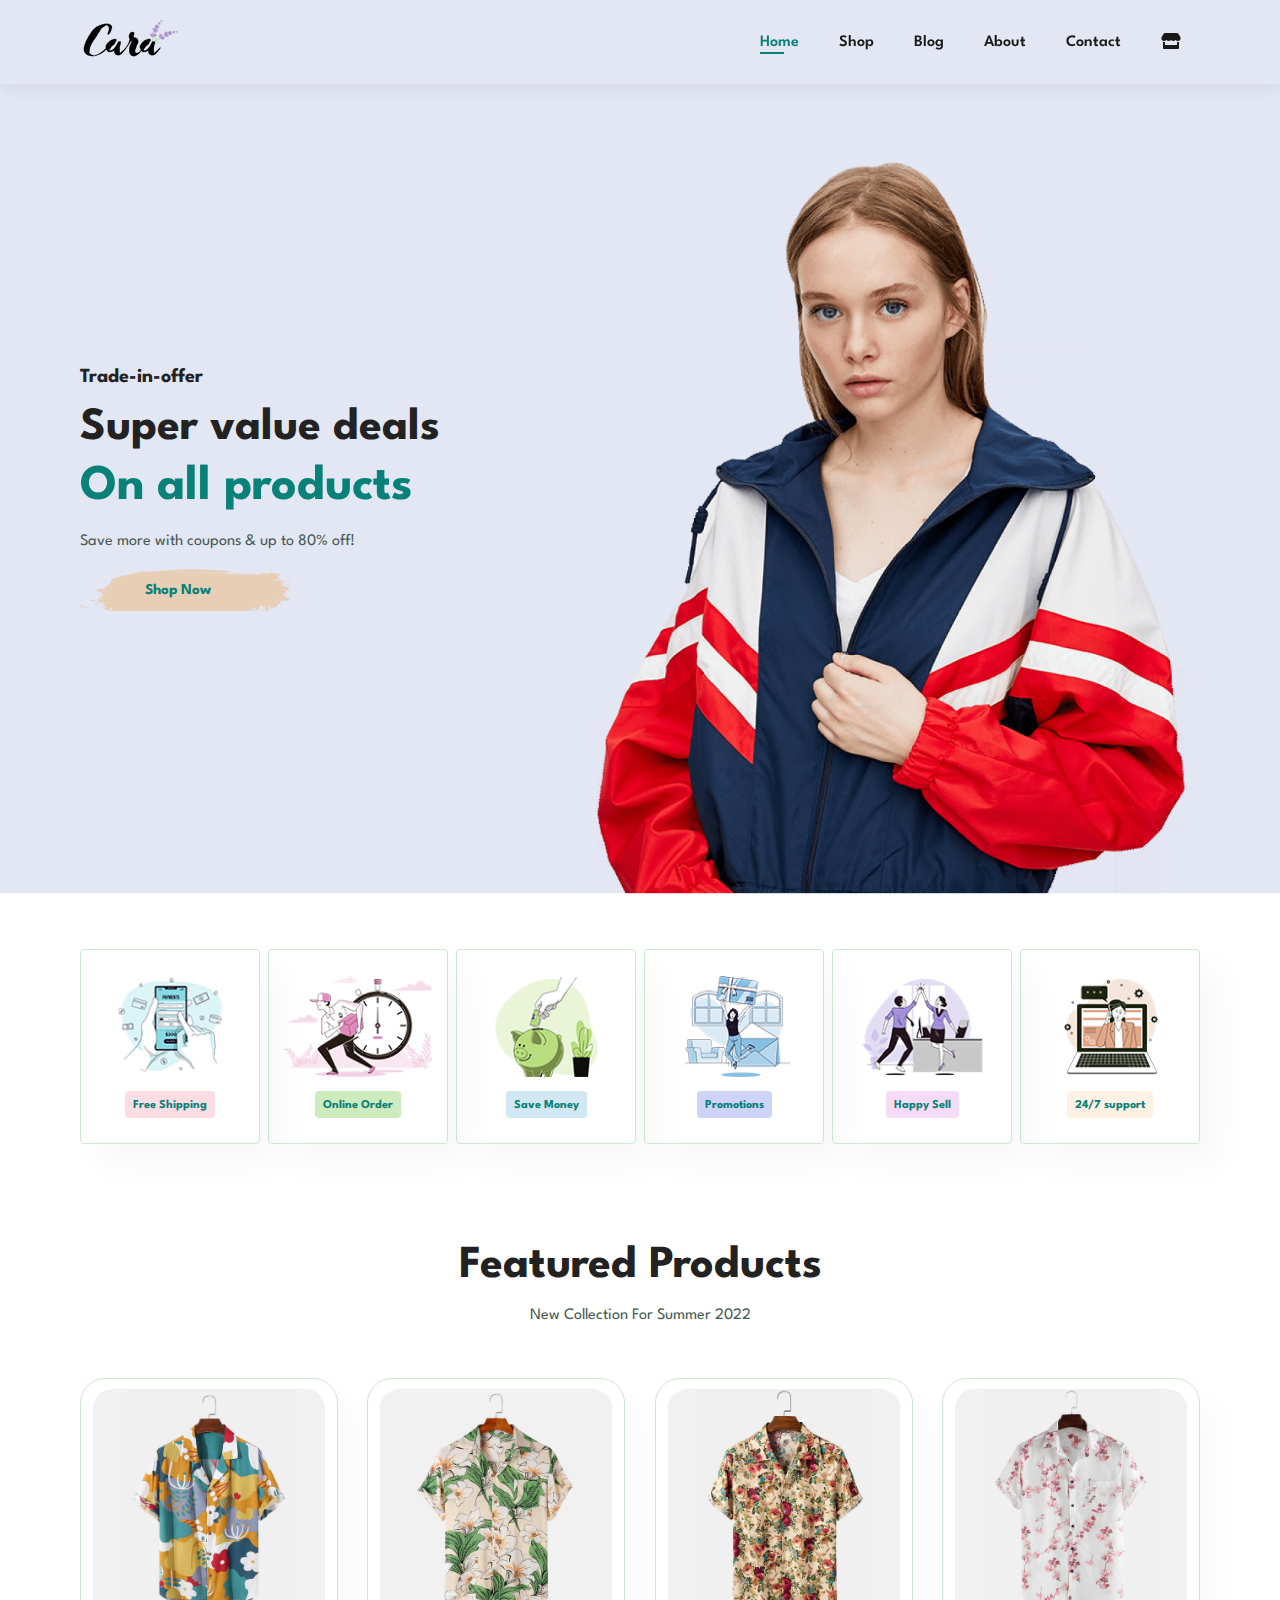
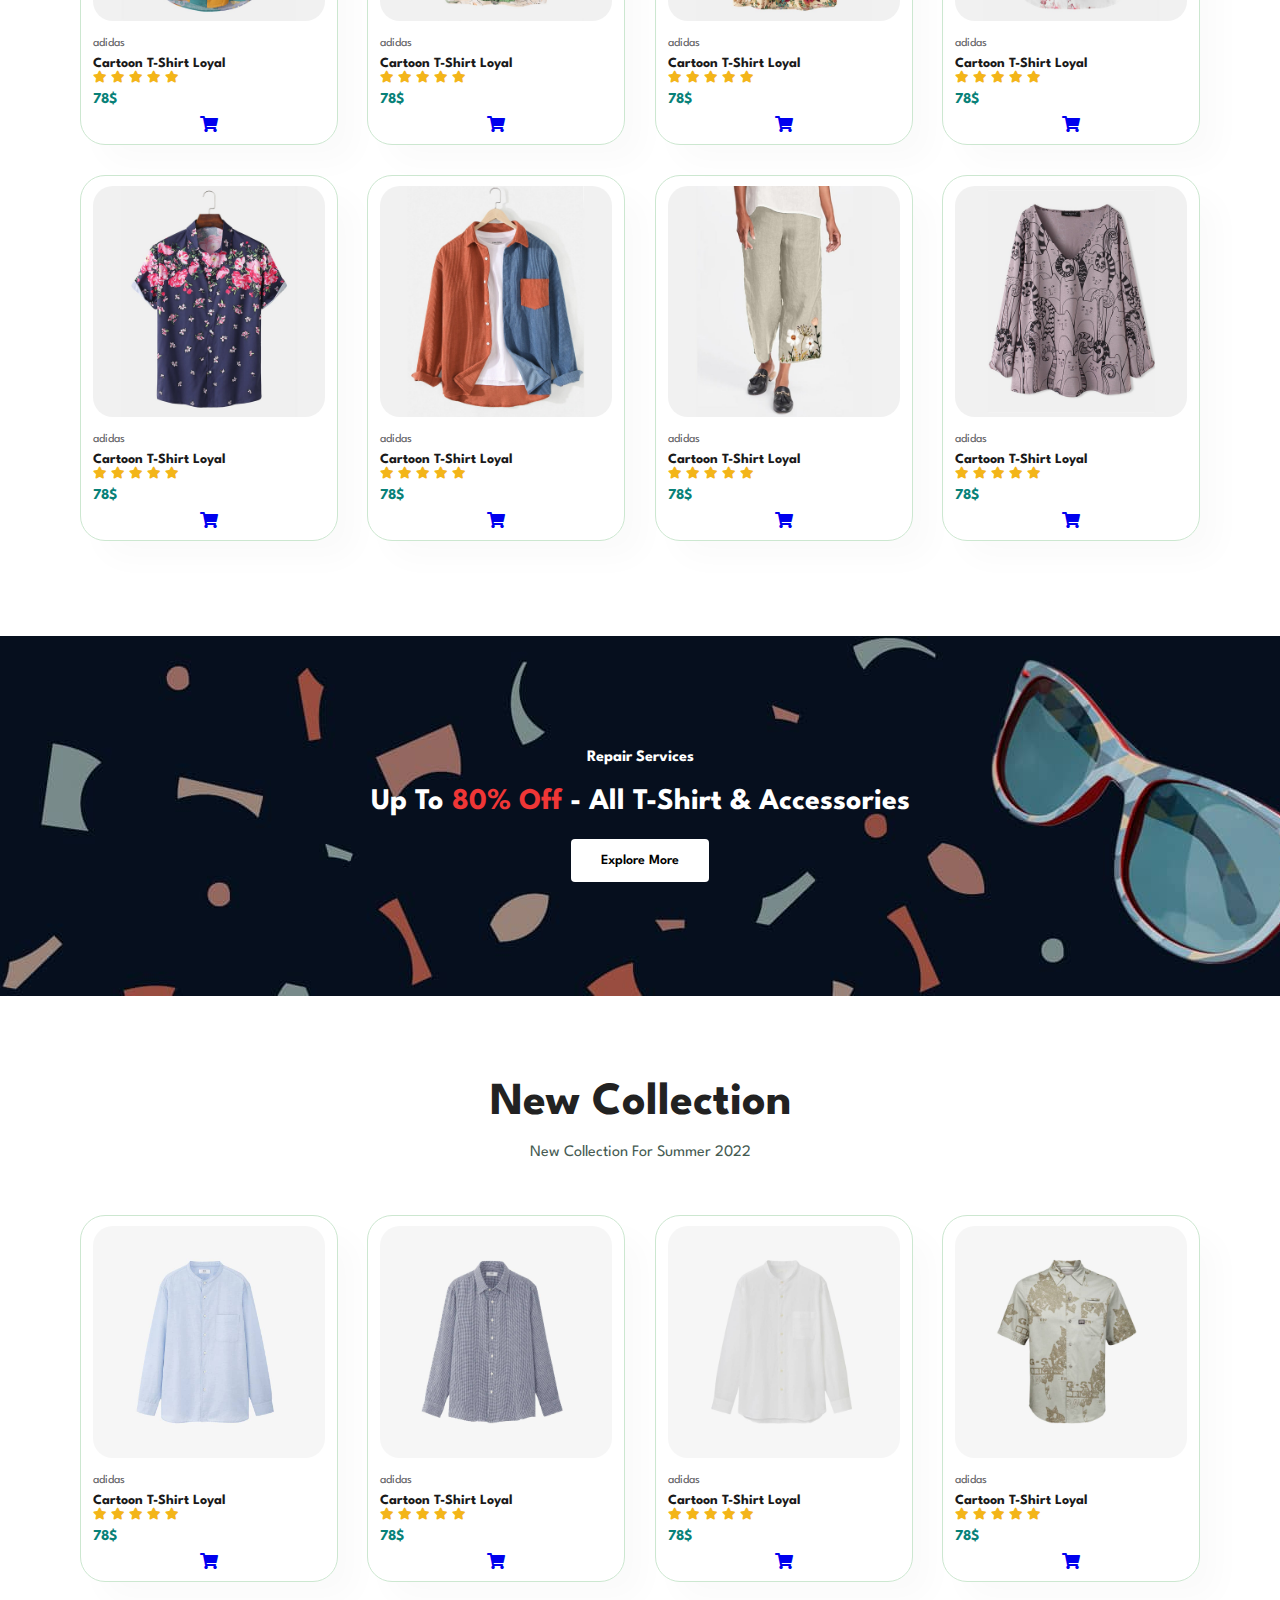
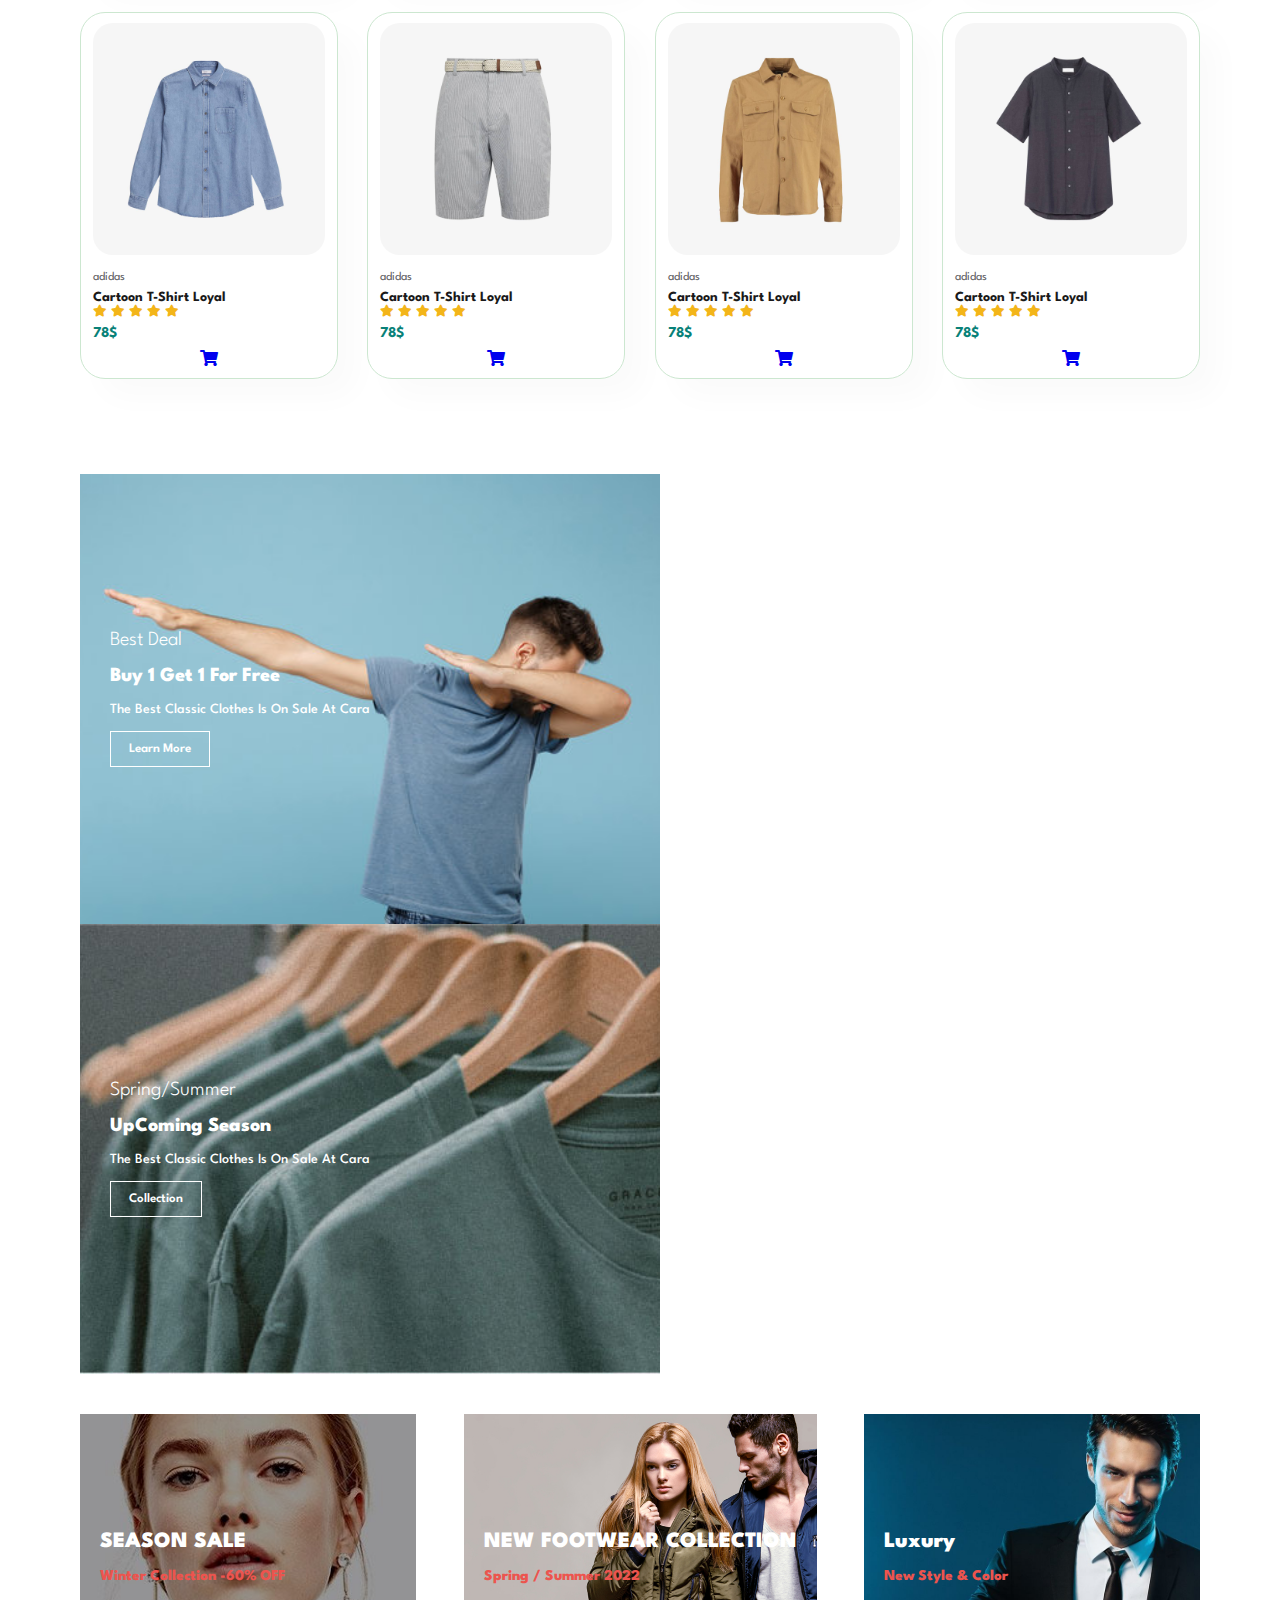
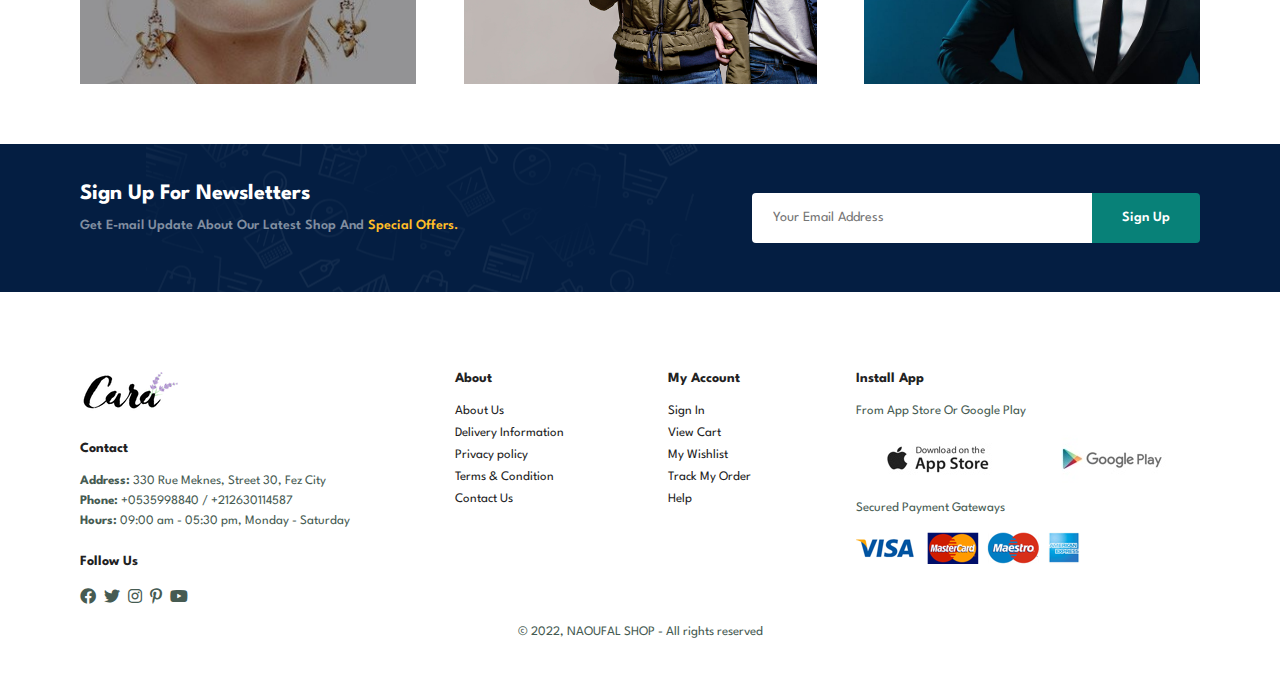
<file: index.html>
<!DOCTYPE html>
<html lang="en">
<head>
    <meta charset="UTF-8">
    <meta http-equiv="X-UA-Compatible" content="IE=edge">
    <link rel="stylesheet" href="style.css">
    <meta name="viewport" content="width=device-width, initial-scale=1.0">
    <title>My Store</title>
    <link href="https://cdnjs.cloudflare.com/ajax/libs/font-awesome/5.13.0/css/all.min.css" rel="stylesheet">
</head>
<body>
    <section id="header">
        <a href="#"><img src="images/logo.png" class="logo" alt=""></a>
        <div>
            <ul id="navbar">
                <li><a class="active"href="index.html">Home</a></li>
                <li><a href="shop.html">Shop</a></li>
                <li><a href="blog.html">Blog</a></li>
                <li><a href="about.html">About</a></li>
                <li><a href="contact.html">Contact</a></li>
                <li id="lg-bag"><a href="cart.html"><i class="fas fa-store"></i></a></li>
                <a href="#" id="close"><i class="fas fa-times"></i></a>
            </ul>
        </div>
        <div id="mobile">
            
            <li><a href="cart.html"><i class="fas fa-store"></i></a></li>
            <i id="bar" class="fas fa-outdent"></i>
        </div>
    </section>
    
    <section id="hero">
        <h4>Trade-in-offer</h4>
        <h2>Super value deals</h2>
        <h1>On all products</h1>
        <p>Save more with coupons & up to 80% off!</p>
        <button>Shop Now</button>

    </section>

    <section id="feature" class="section-p1">
        <div class="fe-box">
            <img src="images/features/f1.png" alt="">
            <h6>Free Shipping</h6>
        </div>
        <div class="fe-box">
            <img src="images/features/f2.png" alt="">
            <h6>Online Order</h6>
        </div>
        <div class="fe-box">
            <img src="images/features/f3.png" alt="">
            <h6>Save Money</h6>
        </div>
        <div class="fe-box">
            <img src="images/features/f4.png" alt="">
            <h6>Promotions</h6>
        </div>
        <div class="fe-box">
            <img src="images/features/f5.png" alt="">
            <h6>Happy Sell</h6>
        </div>
        <div class="fe-box">
            <img src="images/features/f6.png" alt="">
            <h6>24/7 support</h6>
        </div>
    </section>

    <section id="product1" class="section-p1">
        <h2>Featured Products</h2>
        <p>New Collection For Summer 2022</p>
        <div class="pro-container">
            <div class="pro">
                <img src="images/products/f1.jpg" alt="">
                <div class="des">
                    <span>adidas</span>
                    <h5>Cartoon T-Shirt Loyal</h5>
                    <div class="star">
                        <i class="fas fa-star"></i>
                        <i class="fas fa-star"></i>
                        <i class="fas fa-star"></i>
                        <i class="fas fa-star"></i>
                        <i class="fas fa-star"></i>
                    </div>
                    <h4>78$</h4>
                </div>
                <a href="#"><i class="fas fa-shopping-cart"></i></a>
            </div>
            <div class="pro">
                <img src="images/products/f2.jpg" alt="">
                <div class="des">
                    <span>adidas</span>
                    <h5>Cartoon T-Shirt Loyal</h5>
                    <div class="star">
                        <i class="fas fa-star"></i>
                        <i class="fas fa-star"></i>
                        <i class="fas fa-star"></i>
                        <i class="fas fa-star"></i>
                        <i class="fas fa-star"></i>
                    </div>
                    <h4>78$</h4>
                </div>
                <a href="#"><i class="fas fa-shopping-cart"></i></a>
            </div>
            <div class="pro">
                <img src="images/products/f3.jpg" alt="">
                <div class="des">
                    <span>adidas</span>
                    <h5>Cartoon T-Shirt Loyal</h5>
                    <div class="star">
                        <i class="fas fa-star"></i>
                        <i class="fas fa-star"></i>
                        <i class="fas fa-star"></i>
                        <i class="fas fa-star"></i>
                        <i class="fas fa-star"></i>
                    </div>
                    <h4>78$</h4>
                </div>
                <a href="#"><i class="fas fa-shopping-cart"></i></a>
            </div>
            <div class="pro">
                <img src="images/products/f4.jpg" alt="">
                <div class="des">
                    <span>adidas</span>
                    <h5>Cartoon T-Shirt Loyal</h5>
                    <div class="star">
                        <i class="fas fa-star"></i>
                        <i class="fas fa-star"></i>
                        <i class="fas fa-star"></i>
                        <i class="fas fa-star"></i>
                        <i class="fas fa-star"></i>
                    </div>
                    <h4>78$</h4>
                </div>
                <a href="#"><i class="fas fa-shopping-cart"></i></a>
            </div>
            <div class="pro">
                <img src="images/products/f5.jpg" alt="">
                <div class="des">
                    <span>adidas</span>
                    <h5>Cartoon T-Shirt Loyal</h5>
                    <div class="star">
                        <i class="fas fa-star"></i>
                        <i class="fas fa-star"></i>
                        <i class="fas fa-star"></i>
                        <i class="fas fa-star"></i>
                        <i class="fas fa-star"></i>
                    </div>
                    <h4>78$</h4>
                </div>
                <a href="#"><i class="fas fa-shopping-cart"></i></a>
            </div>
            <div class="pro">
                <img src="images/products/f6.jpg" alt="">
                <div class="des">
                    <span>adidas</span>
                    <h5>Cartoon T-Shirt Loyal</h5>
                    <div class="star">
                        <i class="fas fa-star"></i>
                        <i class="fas fa-star"></i>
                        <i class="fas fa-star"></i>
                        <i class="fas fa-star"></i>
                        <i class="fas fa-star"></i>
                    </div>
                    <h4>78$</h4>
                </div>
                <a href="#"><i class="fas fa-shopping-cart"></i></a>
            </div>
            <div class="pro">
                <img src="images/products/f7.jpg" alt="">
                <div class="des">
                    <span>adidas</span>
                    <h5>Cartoon T-Shirt Loyal</h5>
                    <div class="star">
                        <i class="fas fa-star"></i>
                        <i class="fas fa-star"></i>
                        <i class="fas fa-star"></i>
                        <i class="fas fa-star"></i>
                        <i class="fas fa-star"></i>
                    </div>
                    <h4>78$</h4>
                </div>
                <a href="#"><i class="fas fa-shopping-cart"></i></a>
            </div>
            <div class="pro">
                <img src="images/products/f8.jpg" alt="">
                <div class="des">
                    <span>adidas</span>
                    <h5>Cartoon T-Shirt Loyal</h5>
                    <div class="star">
                        <i class="fas fa-star"></i>
                        <i class="fas fa-star"></i>
                        <i class="fas fa-star"></i>
                        <i class="fas fa-star"></i>
                        <i class="fas fa-star"></i>
                    </div>
                    <h4>78$</h4>
                </div>
                <a href="#"><i class="fas fa-shopping-cart"></i></a>
            </div>
        </div>
    </section>

    <section id="banner" class="section-m1">
        <h4>Repair Services</h4>
        <h2>Up To <span>80% Off</span>  - All T-Shirt & Accessories</h2>
        <button class="normal">Explore More</button>
    </section>

    <section id="product1" class="section-p1">
        <h2>New Collection</h2>
        <p>New Collection For Summer 2022</p>
        <div class="pro-container">
            <div class="pro">
                <img src="images/products/n1.jpg" alt="">
                <div class="des">
                    <span>adidas</span>
                    <h5>Cartoon T-Shirt Loyal</h5>
                    <div class="star">
                        <i class="fas fa-star"></i>
                        <i class="fas fa-star"></i>
                        <i class="fas fa-star"></i>
                        <i class="fas fa-star"></i>
                        <i class="fas fa-star"></i>
                    </div>
                    <h4>78$</h4>
                </div>
                <a href="#"><i class="fas fa-shopping-cart"></i></a>
            </div>
            <div class="pro">
                <img src="images/products/n2.jpg" alt="">
                <div class="des">
                    <span>adidas</span>
                    <h5>Cartoon T-Shirt Loyal</h5>
                    <div class="star">
                        <i class="fas fa-star"></i>
                        <i class="fas fa-star"></i>
                        <i class="fas fa-star"></i>
                        <i class="fas fa-star"></i>
                        <i class="fas fa-star"></i>
                    </div>
                    <h4>78$</h4>
                </div>
                <a href="#"><i class="fas fa-shopping-cart"></i></a>
            </div>
            <div class="pro">
                <img src="images/products/n3.jpg" alt="">
                <div class="des">
                    <span>adidas</span>
                    <h5>Cartoon T-Shirt Loyal</h5>
                    <div class="star">
                        <i class="fas fa-star"></i>
                        <i class="fas fa-star"></i>
                        <i class="fas fa-star"></i>
                        <i class="fas fa-star"></i>
                        <i class="fas fa-star"></i>
                    </div>
                    <h4>78$</h4>
                </div>
                <a href="#"><i class="fas fa-shopping-cart"></i></a>
            </div>
            <div class="pro">
                <img src="images/products/n4.jpg" alt="">
                <div class="des">
                    <span>adidas</span>
                    <h5>Cartoon T-Shirt Loyal</h5>
                    <div class="star">
                        <i class="fas fa-star"></i>
                        <i class="fas fa-star"></i>
                        <i class="fas fa-star"></i>
                        <i class="fas fa-star"></i>
                        <i class="fas fa-star"></i>
                    </div>
                    <h4>78$</h4>
                </div>
                <a href="#"><i class="fas fa-shopping-cart"></i></a>
            </div>
            <div class="pro">
                <img src="images/products/n5.jpg" alt="">
                <div class="des">
                    <span>adidas</span>
                    <h5>Cartoon T-Shirt Loyal</h5>
                    <div class="star">
                        <i class="fas fa-star"></i>
                        <i class="fas fa-star"></i>
                        <i class="fas fa-star"></i>
                        <i class="fas fa-star"></i>
                        <i class="fas fa-star"></i>
                    </div>
                    <h4>78$</h4>
                </div>
                <a href="#"><i class="fas fa-shopping-cart"></i></a>
            </div>
            <div class="pro">
                <img src="images/products/n6.jpg" alt="">
                <div class="des">
                    <span>adidas</span>
                    <h5>Cartoon T-Shirt Loyal</h5>
                    <div class="star">
                        <i class="fas fa-star"></i>
                        <i class="fas fa-star"></i>
                        <i class="fas fa-star"></i>
                        <i class="fas fa-star"></i>
                        <i class="fas fa-star"></i>
                    </div>
                    <h4>78$</h4>
                </div>
                <a href="#"><i class="fas fa-shopping-cart"></i></a>
            </div>
            <div class="pro">
                <img src="images/products/n7.jpg" alt="">
                <div class="des">
                    <span>adidas</span>
                    <h5>Cartoon T-Shirt Loyal</h5>
                    <div class="star">
                        <i class="fas fa-star"></i>
                        <i class="fas fa-star"></i>
                        <i class="fas fa-star"></i>
                        <i class="fas fa-star"></i>
                        <i class="fas fa-star"></i>
                    </div>
                    <h4>78$</h4>
                </div>
                <a href="#"><i class="fas fa-shopping-cart"></i></a>
            </div>
            <div class="pro">
                <img src="images/products/n8.jpg" alt="">
                <div class="des">
                    <span>adidas</span>
                    <h5>Cartoon T-Shirt Loyal</h5>
                    <div class="star">
                        <i class="fas fa-star"></i>
                        <i class="fas fa-star"></i>
                        <i class="fas fa-star"></i>
                        <i class="fas fa-star"></i>
                        <i class="fas fa-star"></i>
                    </div>
                    <h4>78$</h4>
                </div>
                <a href="#"><i class="fas fa-shopping-cart"></i></a>
            </div>
        </div>
    </section>

    <section id="sm-banner" class="section-p1">
        <div class="banner-box">
            <h4>Best Deal</h4>
            <h2>Buy 1 Get 1 For Free</h2>
            <span>The Best Classic Clothes Is On Sale At Cara</span>
            <button class="white">Learn More</button>
        </div>
        <div class="banner-box banner-box2">
            <h4>Spring/Summer</h4>
            <h2>UpComing Season</h2>
            <span>The Best Classic Clothes Is On Sale At Cara</span>
            <button class="white">Collection</button>
        </div>
    </section>

    <section id="banner3">
        <div class="banner-box">
            <h2>SEASON SALE</h2>
            <h3>Winter Collection -60% OFF</h3>
        </div>
        <div class="banner-box banner-box2">
            <h2>NEW FOOTWEAR COLLECTION</h2>
            <h3>Spring / Summer 2022</h3>
        </div>
        <div class="banner-box banner-box3">
            <h2>Luxury</h2>
            <h3>New Style & Color</h3>
        </div>
    </section>

    <section id="newsletter" class="section-p1 section-m1">
        <div class="newstext">
            <h4>Sign Up For Newsletters</h4>
            <p>Get E-mail Update About Our Latest Shop And <span>Special Offers.</span></p>
        </div>
        <div class="form">
            <input type="text" placeholder="Your Email Address">
            <button class="normal">Sign Up</button>
        </div>
    </section>

    <footer class="section-p1">
        <div class="col">
            <img class="logo" src="images/logo.png" alt="">
            <h4>Contact</h4>
            <p><strong>Address:</strong> 330 Rue Meknes, Street 30, Fez City</p>
            <p><strong>Phone:</strong> +0535998840 / +212630114587</p>
            <p><strong>Hours:</strong> 09:00 am - 05:30 pm, Monday - Saturday</p>
            <div class="follow">
                <h4>Follow Us</h4>
                <div class="icon">
                    <i class="fab fa-facebook"></i>
                    <i class="fab fa-twitter"></i>
                    <i class="fab fa-instagram"></i>
                    <i class="fab fa-pinterest-p"></i>
                    <i class="fab fa-youtube"></i>
                </div>
            </div>
        </div>

        <div class="col">
            <h4>About</h4>
            <a href="#">About Us</a>
            <a href="#">Delivery Information</a>
            <a href="#">Privacy policy</a>
            <a href="#">Terms & Condition</a>
            <a href="#">Contact Us</a>
        </div>

        <div class="col">
            <h4>My Account</h4>
            <a href="#">Sign In</a>
            <a href="#">View Cart</a>
            <a href="#">My Wishlist</a>
            <a href="#">Track My Order</a>
            <a href="#">Help</a>
        </div>

        <div class="col install">
            <h4>Install App</h4>
            <p>From App Store Or Google Play</p>
            <div class="row">
                <img src="images/pay/app.jpg" alt="">
                <img src="images/pay/play.jpg" alt="">
            </div>
            <p>Secured Payment Gateways</p>
            <img src="images/pay/pay.png" alt="">
        </div>

        <div class="copyright">
            <p>© 2022, NAOUFAL SHOP - All rights reserved</p>
        </div>
    </footer>




    <script src="script.js"></script>
</body>
</html>
</file>
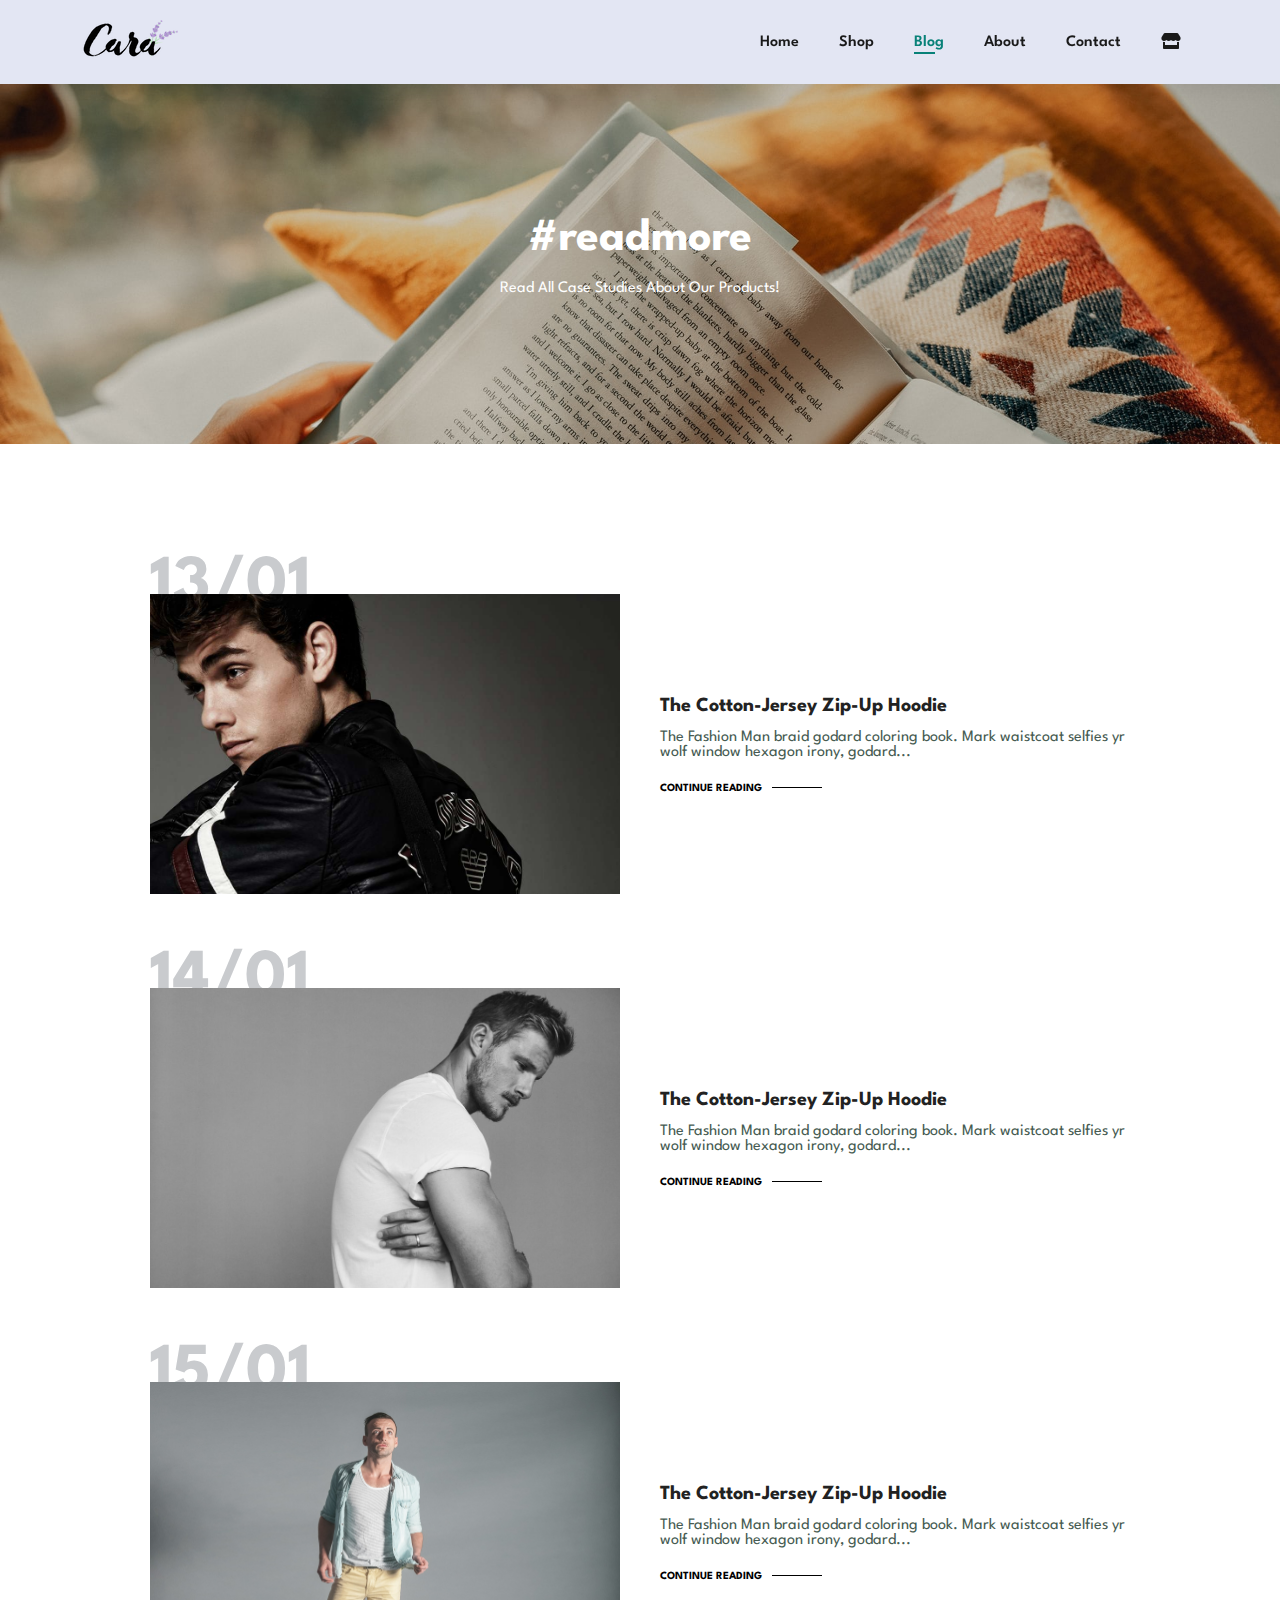
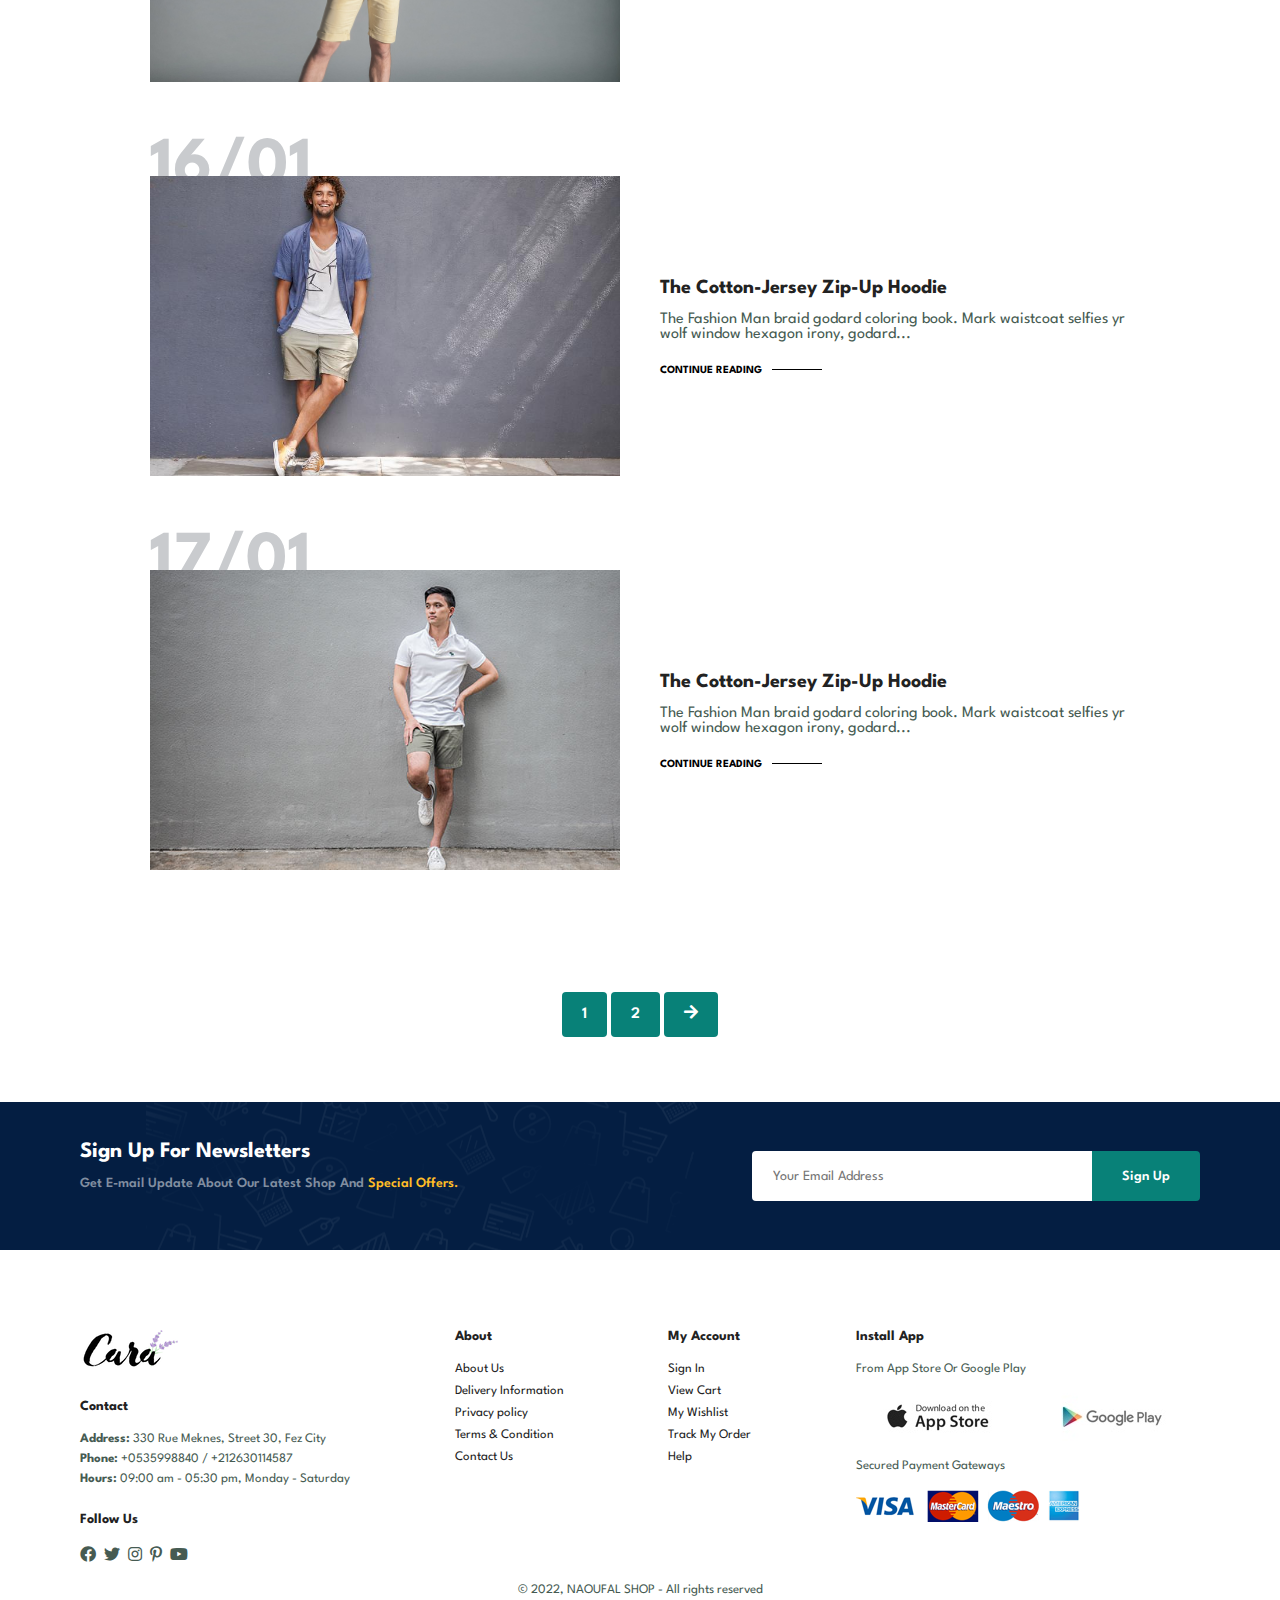
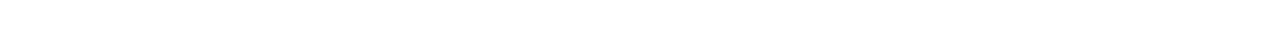
<file: blog.html>
<!DOCTYPE html>
<html lang="en">
<head>
    <meta charset="UTF-8">
    <meta http-equiv="X-UA-Compatible" content="IE=edge">
    <link rel="stylesheet" href="style.css">
    <meta name="viewport" content="width=device-width, initial-scale=1.0">
    <title>My Store</title>
    <link href="https://cdnjs.cloudflare.com/ajax/libs/font-awesome/5.13.0/css/all.min.css" rel="stylesheet">
</head>
<body>
    <section id="header">
        <a href="#"><img src="images/logo.png" class="logo" alt=""></a>
        <div>
            <ul id="navbar">
                <li><a href="index.html">Home</a></li>
                <li><a href="shop.html">Shop</a></li>
                <li><a class="active" href="blog.html">Blog</a></li>
                <li><a href="about.html">About</a></li>
                <li><a href="contact.html">Contact</a></li>
                <li id="lg-bag"><a href="cart.html"><i class="fas fa-store"></i></a></li>
                <a href="#" id="close"><i class="fas fa-times"></i></a>
            </ul>
        </div>
        <div id="mobile">
            
            <li><a href="cart.html"><i class="fas fa-store"></i></a></li>
            <i id="bar" class="fas fa-outdent"></i>
        </div>
    </section>
    
    <section id="page-header" class="blog-header">
        <h2>#readmore</h2>
        <p>Read All Case Studies About Our Products!</p>

    </section>

    <section id="blog">
        <div class="blog-box">
            <div class="blog-img">
                <img src="blog-3-1.jpg" alt="">
            </div>
            <div class="blog-details">
                <h4>The Cotton-Jersey Zip-Up Hoodie</h4>
                <p>The Fashion Man braid godard coloring book. Mark waistcoat selfies yr wolf window hexagon irony, godard...</p>
                <a href="#">CONTINUE READING</a>
            </div>
            <h1>13/01</h1> 
        </div>
        <div class="blog-box">
            <div class="blog-img">
                <img src="Blog1.jpg" alt="">
            </div>
            <div class="blog-details">
                <h4>The Cotton-Jersey Zip-Up Hoodie</h4>
                <p>The Fashion Man braid godard coloring book. Mark waistcoat selfies yr wolf window hexagon irony, godard...</p>
                <a href="#">CONTINUE READING</a>
                <h1>14/01</h1>
            </div>
        </div>
        <div class="blog-box">
            <div class="blog-img">
                <img src="Blog22.jpg" alt="">
            </div>
            <div class="blog-details">
                <h4>The Cotton-Jersey Zip-Up Hoodie</h4>
                <p>The Fashion Man braid godard coloring book. Mark waistcoat selfies yr wolf window hexagon irony, godard...</p>
                <a href="#">CONTINUE READING</a>
                <h1>15/01</h1>
            </div>
        </div>
        <div class="blog-box">
            <div class="blog-img">
                <img src="Blog33.jpg" alt="">
            </div>
            <div class="blog-details">
                <h4>The Cotton-Jersey Zip-Up Hoodie</h4>
                <p>The Fashion Man braid godard coloring book. Mark waistcoat selfies yr wolf window hexagon irony, godard...</p>
                <a href="#">CONTINUE READING</a>
                <h1>16/01</h1>
            </div>
        </div>
        <div class="blog-box">
            <div class="blog-img">
                <img src="Blog44.jpg" alt="">
            </div>
            <div class="blog-details">
                <h4>The Cotton-Jersey Zip-Up Hoodie</h4>
                <p>The Fashion Man braid godard coloring book. Mark waistcoat selfies yr wolf window hexagon irony, godard...</p>
                <a href="#">CONTINUE READING</a>
                <h1>17/01</h1>
            </div>
        </div>
    </section>

    <section id="pagination" class="section-p1">
        <a href="#">1</a>
        <a href="#">2</a>
        <a href="#"><i class="fas fa-arrow-right"></i></a>
    </section>

    <section id="newsletter" class="section-p1 section-m1">
        <div class="newstext">
            <h4>Sign Up For Newsletters</h4>
            <p>Get E-mail Update About Our Latest Shop And <span>Special Offers.</span></p>
        </div>
        <div class="form">
            <input type="text" placeholder="Your Email Address">
            <button class="normal">Sign Up</button>
        </div>
    </section>

    <footer class="section-p1">
        <div class="col">
            <img class="logo" src="images/logo.png" alt="">
            <h4>Contact</h4>
            <p><strong>Address:</strong> 330 Rue Meknes, Street 30, Fez City</p>
            <p><strong>Phone:</strong> +0535998840 / +212630114587</p>
            <p><strong>Hours:</strong> 09:00 am - 05:30 pm, Monday - Saturday</p>
            <div class="follow">
                <h4>Follow Us</h4>
                <div class="icon">
                    <i class="fab fa-facebook"></i>
                    <i class="fab fa-twitter"></i>
                    <i class="fab fa-instagram"></i>
                    <i class="fab fa-pinterest-p"></i>
                    <i class="fab fa-youtube"></i>
                </div>
            </div>
        </div>

        <div class="col">
            <h4>About</h4>
            <a href="#">About Us</a>
            <a href="#">Delivery Information</a>
            <a href="#">Privacy policy</a>
            <a href="#">Terms & Condition</a>
            <a href="#">Contact Us</a>
        </div>

        <div class="col">
            <h4>My Account</h4>
            <a href="#">Sign In</a>
            <a href="#">View Cart</a>
            <a href="#">My Wishlist</a>
            <a href="#">Track My Order</a>
            <a href="#">Help</a>
        </div>

        <div class="col install">
            <h4>Install App</h4>
            <p>From App Store Or Google Play</p>
            <div class="row">
                <img src="images/pay/app.jpg" alt="">
                <img src="images/pay/play.jpg" alt="">
            </div>
            <p>Secured Payment Gateways</p>
            <img src="images/pay/pay.png" alt="">
        </div>

        <div class="copyright">
            <p>© 2022, NAOUFAL SHOP - All rights reserved</p>
        </div>
    </footer>




    <script src="script.js"></script>
</body>
</html>
</file>
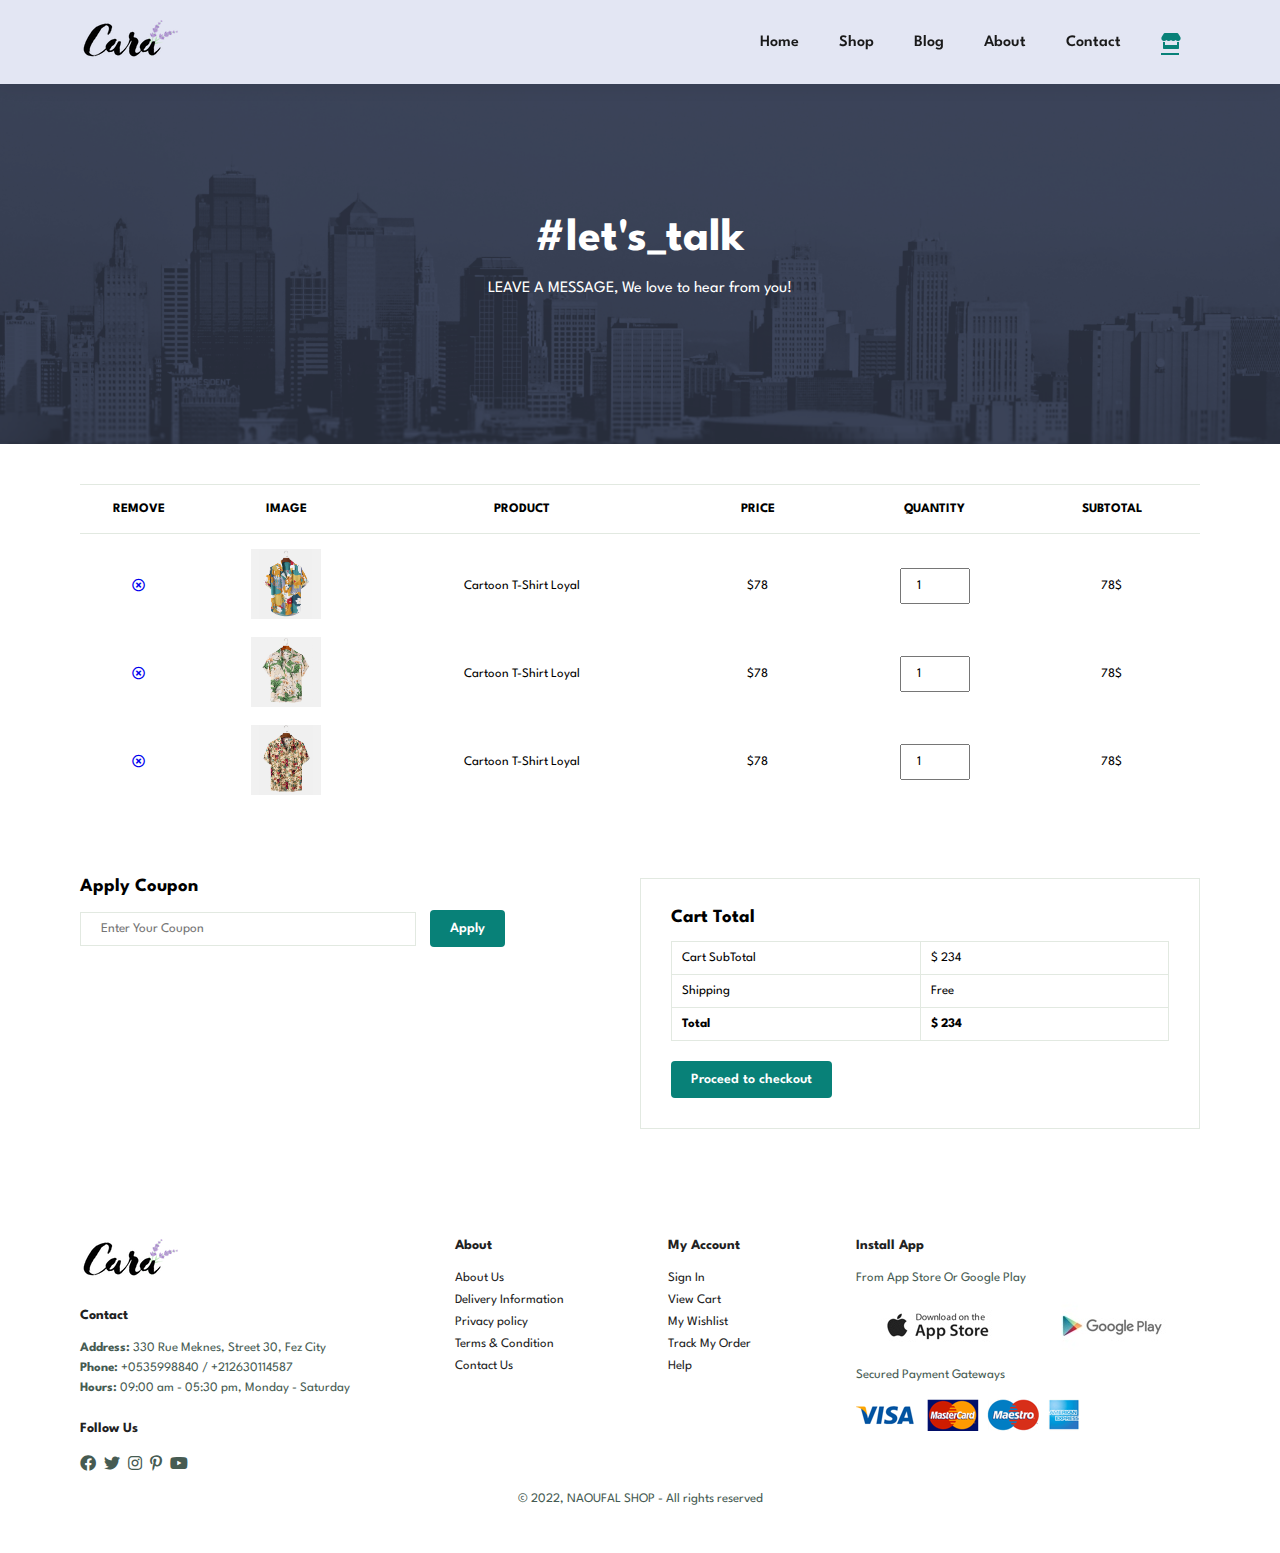
<file: cart.html>
<!DOCTYPE html>
<html lang="en">
<head>
    <meta charset="UTF-8">
    <meta http-equiv="X-UA-Compatible" content="IE=edge">
    <link rel="stylesheet" href="style.css">
    <meta name="viewport" content="width=device-width, initial-scale=1.0">
    <title>My Store</title>
    <link href="https://cdnjs.cloudflare.com/ajax/libs/font-awesome/5.13.0/css/all.min.css" rel="stylesheet">
</head>
<body>
    <section id="header">
        <a href="#"><img src="images/logo.png" class="logo" alt=""></a>
        <div>
            <ul id="navbar">
                <li><a href="index.html">Home</a></li>
                <li><a href="shop.html">Shop</a></li>
                <li><a href="blog.html">Blog</a></li>
                <li><a href="about.html">About</a></li>
                <li><a href="contact.html">Contact</a></li>
                <li id="lg-bag"><a class="active" href="cart.html"><i class="fas fa-store"></i></a></li>
                <a href="#" id="close"><i class="fas fa-times"></i></a>
            </ul>
        </div>
        <div id="mobile">
            
            <li><a href="cart.html"><i class="fas fa-store"></i></a></li>
            <i id="bar" class="fas fa-outdent"></i>
        </div>
    </section>
    
    <section id="page-header" class="about-header">
        <h2>#let's_talk</h2>
        <p>LEAVE A MESSAGE, We love to hear from you!</p>

    </section>

    <section id="cart" class="section-p1">
        <table width="100%">
            <thead>
                <tr>
                    <td>Remove</td>
                    <td>Image</td>
                    <td>Product</td>
                    <td>Price</td>
                    <td>Quantity</td>
                    <td>SubTotal</td>
                </tr>
            </thead>
            <tbody>
                <tr>
                    <td><a href="#"><i class="far fa-times-circle"></i></a></td>
                    <td><img src="images/products/f1.jpg" alt=""></td>
                    <td>Cartoon T-Shirt Loyal</td>
                    <td>$78</td>
                    <td><input type="number" value="1"></td>
                    <td>78$</td>
                </tr>
                <tr>
                    <td><a href="#"><i class="far fa-times-circle"></i></a></td>
                    <td><img src="images/products/f2.jpg" alt=""></td>
                    <td>Cartoon T-Shirt Loyal</td>
                    <td>$78</td>
                    <td><input type="number" value="1"></td>
                    <td>78$</td>
                </tr>
                <tr>
                    <td><a href="#"><i class="far fa-times-circle"></i></a></td>
                    <td><img src="images/products/f3.jpg" alt=""></td>
                    <td>Cartoon T-Shirt Loyal</td>
                    <td>$78</td>
                    <td><input type="number" value="1"></td>
                    <td>78$</td>
                </tr>
            </tbody>
        </table>
    </section>

    <section id="cart-add" class="section-p1">
        <div id="coupon">
            <h3>Apply Coupon</h3>
            <div>
                <input type="text" placeholder="Enter Your Coupon">
                <button class="normal">Apply</button>
            </div>
        </div>

        <div id="subtotal">
            <h3>Cart Total</h3>
            <table>
                <tr>
                    <td>Cart SubTotal</td>
                    <td>$ 234</td>
                </tr>
                <tr>
                    <td>Shipping</td>
                    <td>Free</td>
                </tr>
                <tr>
                    <td><strong>Total</strong></td>
                    <td><strong>$ 234</strong></td>
                </tr>
            </table>
            <button class="normal">Proceed to checkout</button>
        </div>
    </section>

    <footer class="section-p1">
        <div class="col">
            <img class="logo" src="images/logo.png" alt="">
            <h4>Contact</h4>
            <p><strong>Address:</strong> 330 Rue Meknes, Street 30, Fez City</p>
            <p><strong>Phone:</strong> +0535998840 / +212630114587</p>
            <p><strong>Hours:</strong> 09:00 am - 05:30 pm, Monday - Saturday</p>
            <div class="follow">
                <h4>Follow Us</h4>
                <div class="icon">
                    <i class="fab fa-facebook"></i>
                    <i class="fab fa-twitter"></i>
                    <i class="fab fa-instagram"></i>
                    <i class="fab fa-pinterest-p"></i>
                    <i class="fab fa-youtube"></i>
                </div>
            </div>
        </div>

        <div class="col">
            <h4>About</h4>
            <a href="#">About Us</a>
            <a href="#">Delivery Information</a>
            <a href="#">Privacy policy</a>
            <a href="#">Terms & Condition</a>
            <a href="#">Contact Us</a>
        </div>

        <div class="col">
            <h4>My Account</h4>
            <a href="#">Sign In</a>
            <a href="#">View Cart</a>
            <a href="#">My Wishlist</a>
            <a href="#">Track My Order</a>
            <a href="#">Help</a>
        </div>

        <div class="col install">
            <h4>Install App</h4>
            <p>From App Store Or Google Play</p>
            <div class="row">
                <img src="images/pay/app.jpg" alt="">
                <img src="images/pay/play.jpg" alt="">
            </div>
            <p>Secured Payment Gateways</p>
            <img src="images/pay/pay.png" alt="">
        </div>

        <div class="copyright">
            <p>© 2022, NAOUFAL SHOP - All rights reserved</p>
        </div>
    </footer>




    <script src="script.js"></script>
</body>
</html>
</file>
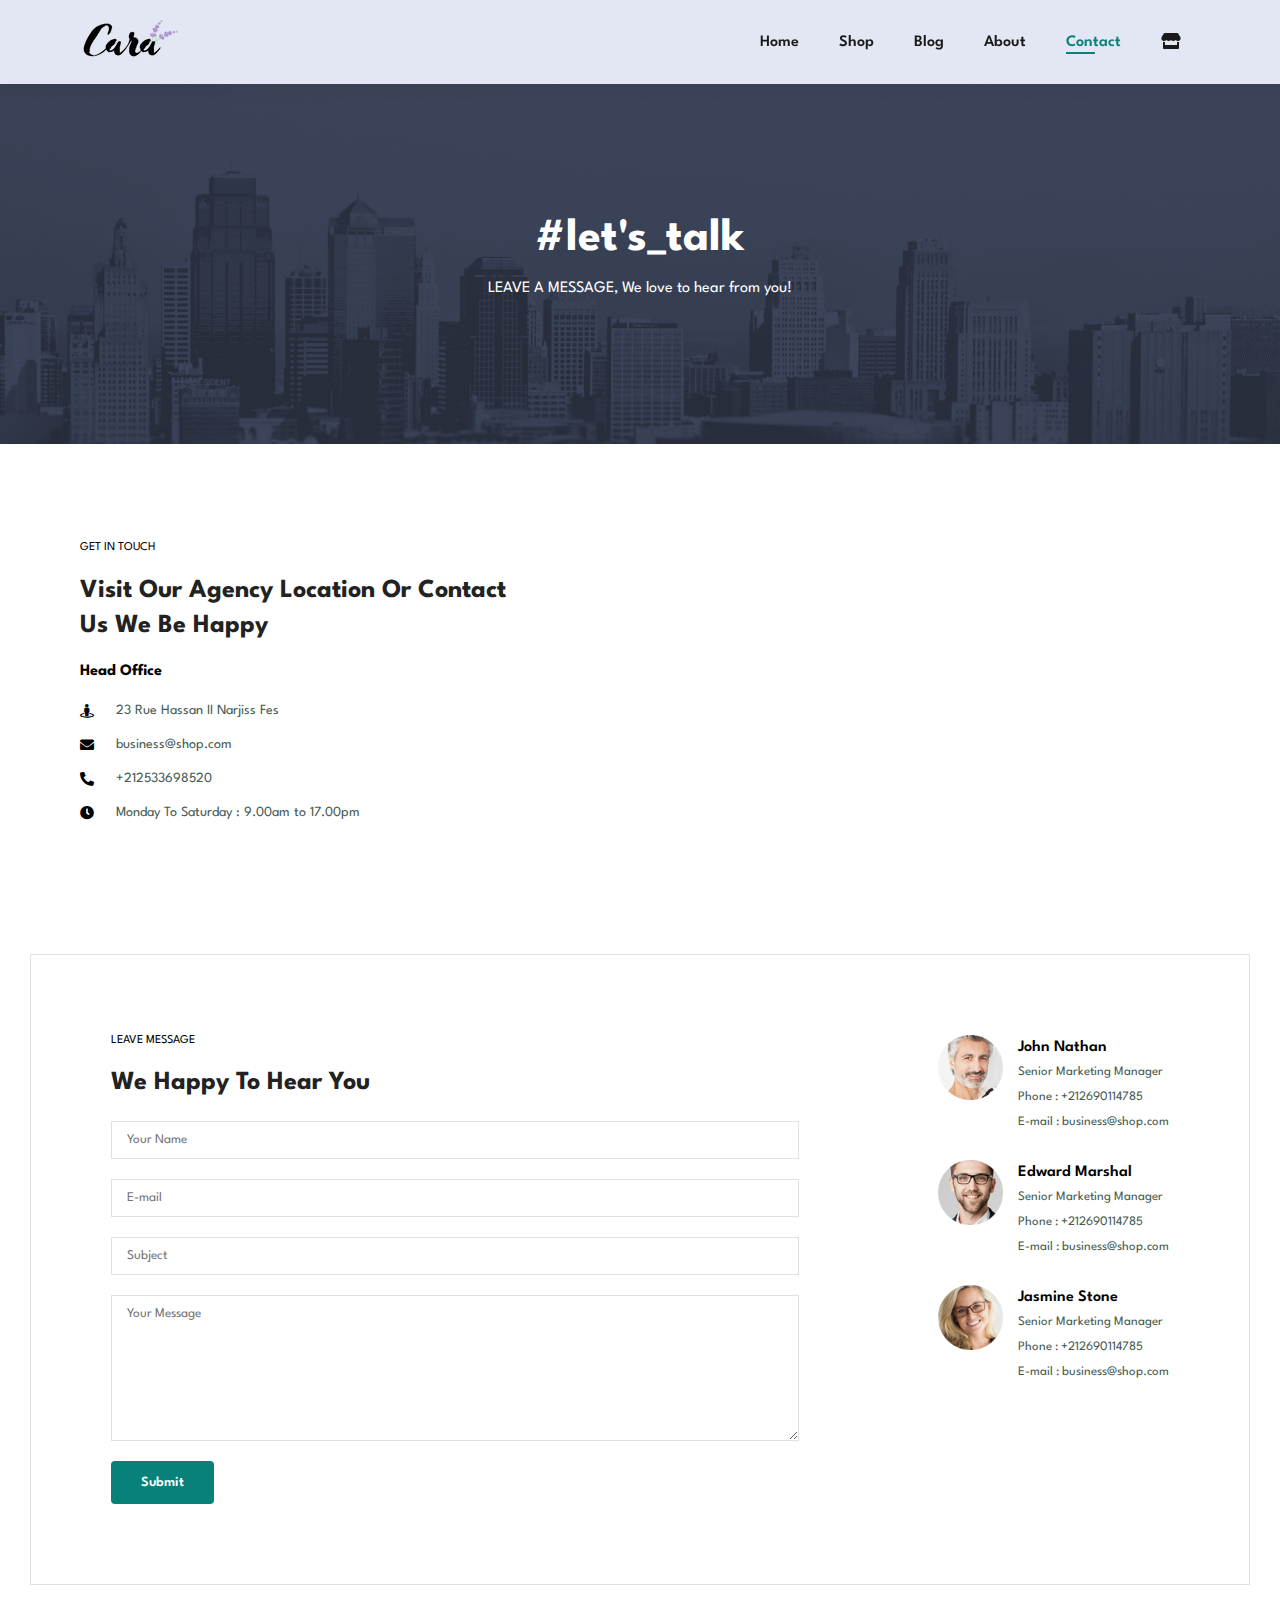
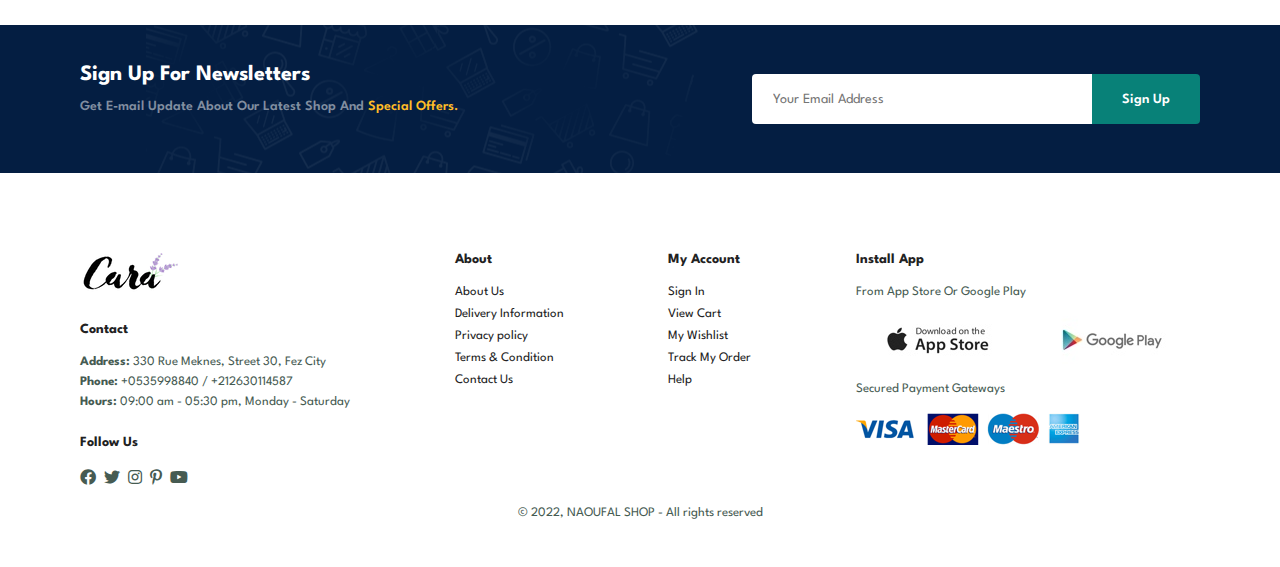
<file: contact.html>
<!DOCTYPE html>
<html lang="en">
<head>
    <meta charset="UTF-8">
    <meta http-equiv="X-UA-Compatible" content="IE=edge">
    <link rel="stylesheet" href="style.css">
    <meta name="viewport" content="width=device-width, initial-scale=1.0">
    <title>My Store</title>
    <link href="https://cdnjs.cloudflare.com/ajax/libs/font-awesome/5.13.0/css/all.min.css" rel="stylesheet">
</head>
<body>
    <section id="header">
        <a href="#"><img src="images/logo.png" class="logo" alt=""></a>
        <div>
            <ul id="navbar">
                <li><a href="index.html">Home</a></li>
                <li><a href="shop.html">Shop</a></li>
                <li><a href="blog.html">Blog</a></li>
                <li><a href="about.html">About</a></li>
                <li><a class="active" href="contact.html">Contact</a></li>
                <li id="lg-bag"><a href="cart.html"><i class="fas fa-store"></i></a></li>
                <a href="#" id="close"><i class="fas fa-times"></i></a>
            </ul>
        </div>
        <div id="mobile">
            
            <li><a href="cart.html"><i class="fas fa-store"></i></a></li>
            <i id="bar" class="fas fa-outdent"></i>
        </div>
    </section>
    
    <section id="page-header" class="about-header">
        <h2>#let's_talk</h2>
        <p>LEAVE A MESSAGE, We love to hear from you!</p>

    </section>

    <section id="contact-details" class="section-p1">
        <div class="details">
            <span>GET IN TOUCH</span>
            <h2>Visit Our Agency Location Or Contact Us We Be Happy</h2>
            <h3>Head Office</h3>
            <div>
                <li>
                    <i class="fas fa-street-view"></i>
                    <p>23 Rue Hassan II Narjiss Fes</p>
                </li>
                <li>
                    <i class="fas fa-envelope"></i>
                    <p>business@shop.com</p>
                </li>
                <li>
                    <i class="fas fa-phone-alt"></i>
                    <p>+212533698520</p>
                </li>
                <li>
                    <i class="fas fa-clock"></i>
                    <p>Monday To Saturday : 9.00am to 17.00pm</p>
                </li>
            </div>
        </div>
        <div class="map">
            <iframe src="https://www.google.com/maps/embed?pb=!1m18!1m12!1m3!1d3306.938178968271!2d-4.979776284936174!3d34.01979778061474!2m3!1f0!2f0!3f0!3m2!1i1024!2i768!4f13.1!3m3!1m2!1s0xd9f8bc5cc34f87f%3A0x562335d93bc07cc0!2sNARJISS!5e0!3m2!1sfr!2sma!4v1646231144898!5m2!1sfr!2sma" width="600" height="450" style="border:0;" allowfullscreen="" loading="lazy"></iframe>
        </div>
    </section>

    <section id="form-details">
        <form action="">
            <span>LEAVE MESSAGE</span>
            <h2>We Happy To Hear You</h2>
            <input type="text" placeholder="Your Name">
            <input type="text" placeholder="E-mail">
            <input type="text" placeholder="Subject">
            <textarea name="" id="" cols="30" rows="10" placeholder="Your Message"></textarea>
            <button class="normal">Submit</button>
        </form>

        <div class="people">
            <div>
                <img src="images/people/1.png" alt="">
                <p><span>John Nathan</span> Senior Marketing Manager <br> Phone : +212690114785 <br> E-mail : business@shop.com</p>
            </div>
            <div>
                <img src="images/people/2.png" alt="">
                <p><span>Edward Marshal</span> Senior Marketing Manager <br> Phone : +212690114785 <br> E-mail : business@shop.com</p>
            </div>
            <div>
                <img src="images/people/3.png" alt="">
                <p><span>Jasmine Stone</span> Senior Marketing Manager <br> Phone : +212690114785 <br> E-mail : business@shop.com</p>
            </div>
        </div>
    </section>
 
    <section id="newsletter" class="section-p1 section-m1">
        <div class="newstext">
            <h4>Sign Up For Newsletters</h4>
            <p>Get E-mail Update About Our Latest Shop And <span>Special Offers.</span></p>
        </div>
        <div class="form">
            <input type="text" placeholder="Your Email Address">
            <button class="normal">Sign Up</button>
        </div>
    </section>

    <footer class="section-p1">
        <div class="col">
            <img class="logo" src="images/logo.png" alt="">
            <h4>Contact</h4>
            <p><strong>Address:</strong> 330 Rue Meknes, Street 30, Fez City</p>
            <p><strong>Phone:</strong> +0535998840 / +212630114587</p>
            <p><strong>Hours:</strong> 09:00 am - 05:30 pm, Monday - Saturday</p>
            <div class="follow">
                <h4>Follow Us</h4>
                <div class="icon">
                    <i class="fab fa-facebook"></i>
                    <i class="fab fa-twitter"></i>
                    <i class="fab fa-instagram"></i>
                    <i class="fab fa-pinterest-p"></i>
                    <i class="fab fa-youtube"></i>
                </div>
            </div>
        </div>

        <div class="col">
            <h4>About</h4>
            <a href="#">About Us</a>
            <a href="#">Delivery Information</a>
            <a href="#">Privacy policy</a>
            <a href="#">Terms & Condition</a>
            <a href="#">Contact Us</a>
        </div>

        <div class="col">
            <h4>My Account</h4>
            <a href="#">Sign In</a>
            <a href="#">View Cart</a>
            <a href="#">My Wishlist</a>
            <a href="#">Track My Order</a>
            <a href="#">Help</a>
        </div>

        <div class="col install">
            <h4>Install App</h4>
            <p>From App Store Or Google Play</p>
            <div class="row">
                <img src="images/pay/app.jpg" alt="">
                <img src="images/pay/play.jpg" alt="">
            </div>
            <p>Secured Payment Gateways</p>
            <img src="images/pay/pay.png" alt="">
        </div>

        <div class="copyright">
            <p>© 2022, NAOUFAL SHOP - All rights reserved</p>
        </div>
    </footer>




    <script src="script.js"></script>
</body>
</html>
</file>
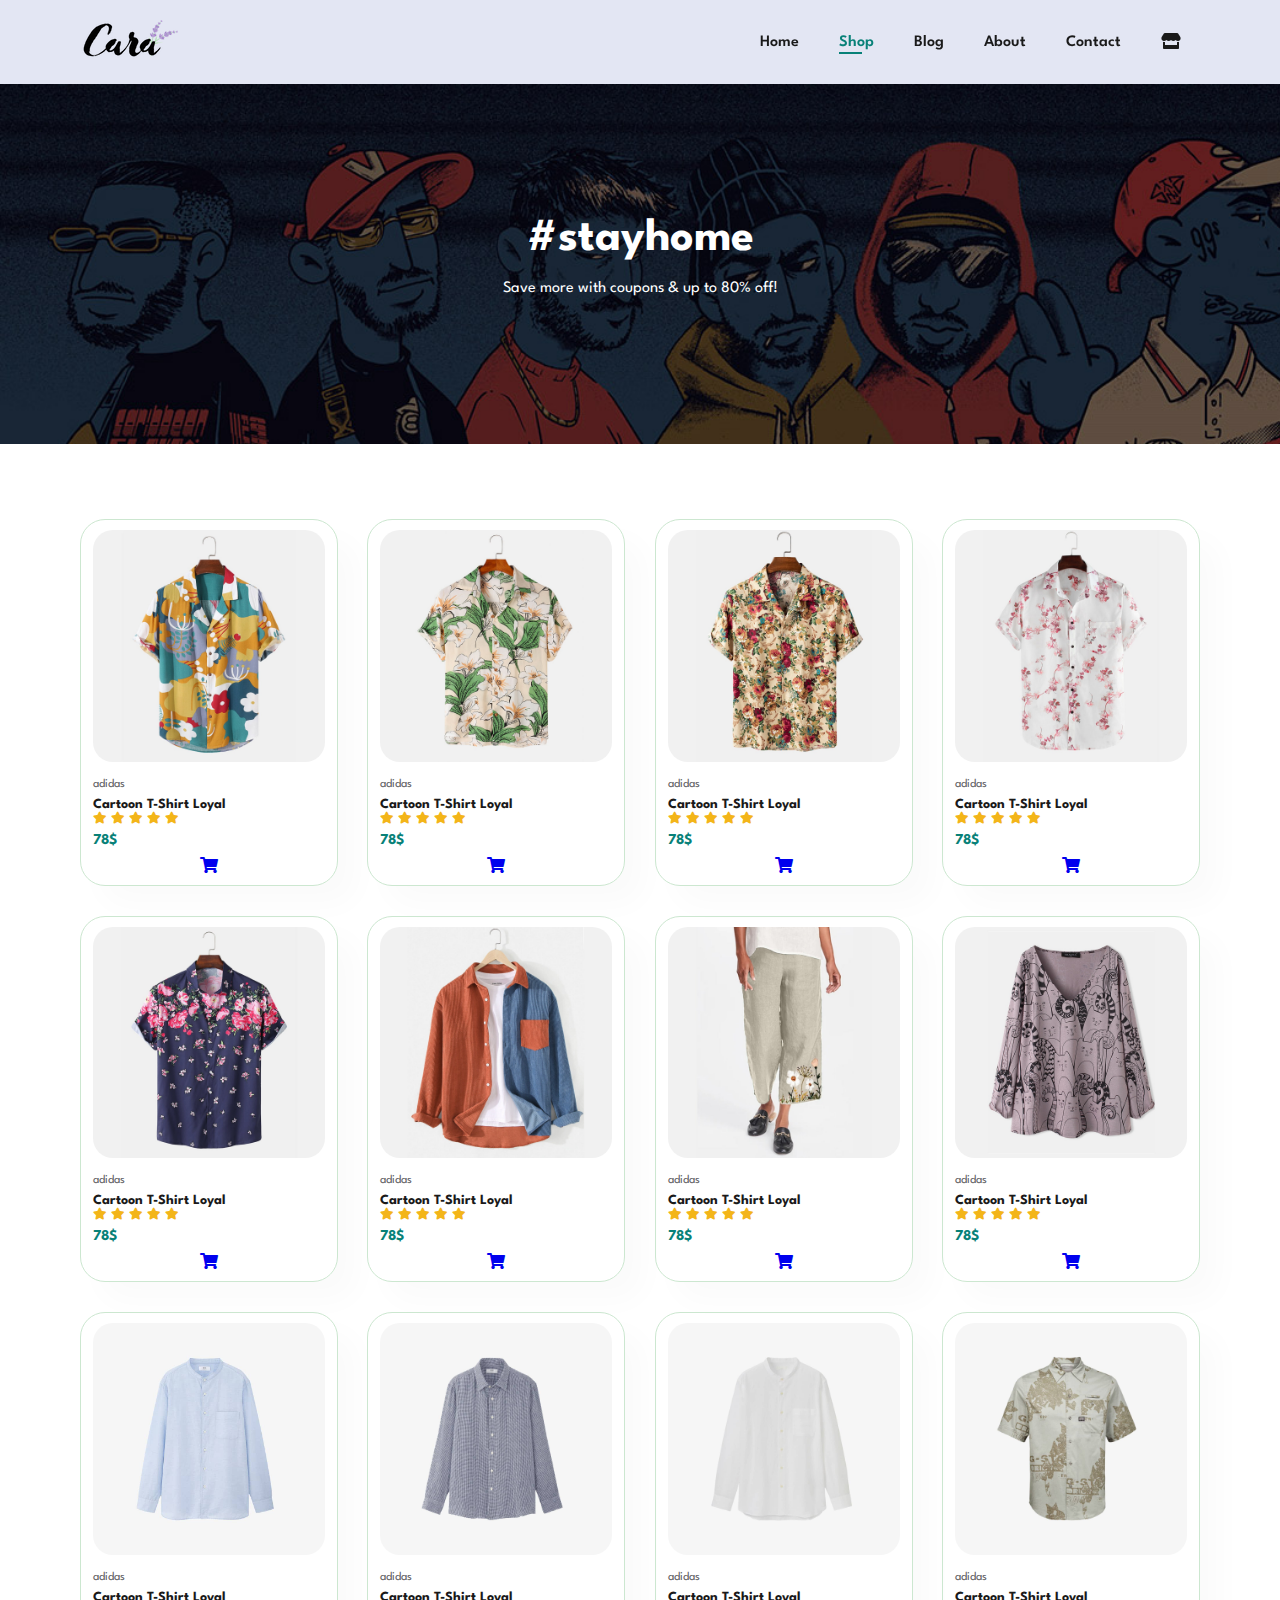
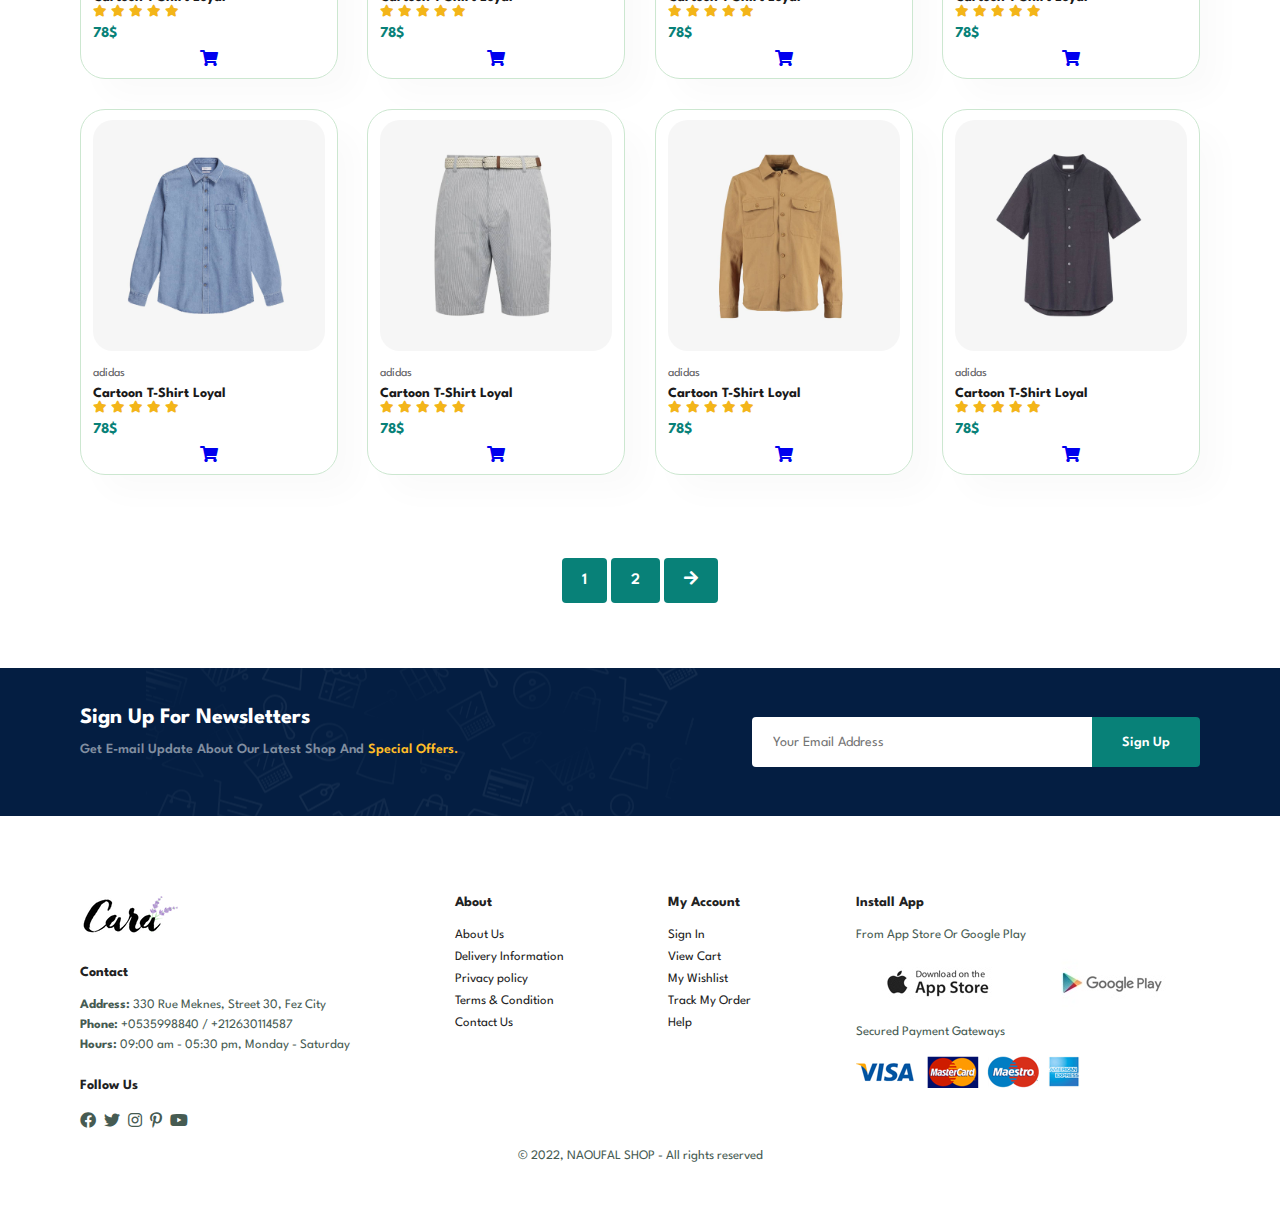
<file: shop.html>
<!DOCTYPE html>
<html lang="en">
<head>
    <meta charset="UTF-8">
    <meta http-equiv="X-UA-Compatible" content="IE=edge">
    <link rel="stylesheet" href="style.css">
    <meta name="viewport" content="width=device-width, initial-scale=1.0">
    <title>My Store</title>
    <link href="https://cdnjs.cloudflare.com/ajax/libs/font-awesome/5.13.0/css/all.min.css" rel="stylesheet">
</head>
<body>
    <section id="header">
        <a href="#"><img src="images/logo.png" class="logo" alt=""></a>
        <div>
            <ul id="navbar">
                <li><a href="index.html">Home</a></li>
                <li><a class="active" href="shop.html">Shop</a></li>
                <li><a href="blog.html">Blog</a></li>
                <li><a href="about.html">About</a></li>
                <li><a href="contact.html">Contact</a></li>
                <li id="lg-bag"><a href="cart.html"><i class="fas fa-store"></i></a></li>
                <a href="#" id="close"><i class="fas fa-times"></i></a>
            </ul>
        </div>
        <div id="mobile">
            
            <li><a href="cart.html"><i class="fas fa-store"></i></a></li>
            <i id="bar" class="fas fa-outdent"></i>
        </div>
    </section>
    
    <section id="page-header">
        <h2>#stayhome</h2>
        <p>Save more with coupons & up to 80% off!</p>

    </section>

    <section id="product1" class="section-p1">
        
        <div class="pro-container">
            <div class="pro" onclick="window.location.href='sproduct.html';">
                <img src="images/products/f1.jpg" alt="">
                <div class="des">
                    <span>adidas</span>
                    <h5>Cartoon T-Shirt Loyal</h5>
                    <div class="star">
                        <i class="fas fa-star"></i>
                        <i class="fas fa-star"></i>
                        <i class="fas fa-star"></i>
                        <i class="fas fa-star"></i>
                        <i class="fas fa-star"></i>
                    </div>
                    <h4>78$</h4>
                </div>
                <a href="#"><i class="fas fa-shopping-cart"></i></a>
            </div>
            <div class="pro">
                <img src="images/products/f2.jpg" alt="">
                <div class="des">
                    <span>adidas</span>
                    <h5>Cartoon T-Shirt Loyal</h5>
                    <div class="star">
                        <i class="fas fa-star"></i>
                        <i class="fas fa-star"></i>
                        <i class="fas fa-star"></i>
                        <i class="fas fa-star"></i>
                        <i class="fas fa-star"></i>
                    </div>
                    <h4>78$</h4>
                </div>
                <a href="#"><i class="fas fa-shopping-cart"></i></a>
            </div>
            <div class="pro">
                <img src="images/products/f3.jpg" alt="">
                <div class="des">
                    <span>adidas</span>
                    <h5>Cartoon T-Shirt Loyal</h5>
                    <div class="star">
                        <i class="fas fa-star"></i>
                        <i class="fas fa-star"></i>
                        <i class="fas fa-star"></i>
                        <i class="fas fa-star"></i>
                        <i class="fas fa-star"></i>
                    </div>
                    <h4>78$</h4>
                </div>
                <a href="#"><i class="fas fa-shopping-cart"></i></a>
            </div>
            <div class="pro">
                <img src="images/products/f4.jpg" alt="">
                <div class="des">
                    <span>adidas</span>
                    <h5>Cartoon T-Shirt Loyal</h5>
                    <div class="star">
                        <i class="fas fa-star"></i>
                        <i class="fas fa-star"></i>
                        <i class="fas fa-star"></i>
                        <i class="fas fa-star"></i>
                        <i class="fas fa-star"></i>
                    </div>
                    <h4>78$</h4>
                </div>
                <a href="#"><i class="fas fa-shopping-cart"></i></a>
            </div>
            <div class="pro">
                <img src="images/products/f5.jpg" alt="">
                <div class="des">
                    <span>adidas</span>
                    <h5>Cartoon T-Shirt Loyal</h5>
                    <div class="star">
                        <i class="fas fa-star"></i>
                        <i class="fas fa-star"></i>
                        <i class="fas fa-star"></i>
                        <i class="fas fa-star"></i>
                        <i class="fas fa-star"></i>
                    </div>
                    <h4>78$</h4>
                </div>
                <a href="#"><i class="fas fa-shopping-cart"></i></a>
            </div>
            <div class="pro">
                <img src="images/products/f6.jpg" alt="">
                <div class="des">
                    <span>adidas</span>
                    <h5>Cartoon T-Shirt Loyal</h5>
                    <div class="star">
                        <i class="fas fa-star"></i>
                        <i class="fas fa-star"></i>
                        <i class="fas fa-star"></i>
                        <i class="fas fa-star"></i>
                        <i class="fas fa-star"></i>
                    </div>
                    <h4>78$</h4>
                </div>
                <a href="#"><i class="fas fa-shopping-cart"></i></a>
            </div>
            <div class="pro">
                <img src="images/products/f7.jpg" alt="">
                <div class="des">
                    <span>adidas</span>
                    <h5>Cartoon T-Shirt Loyal</h5>
                    <div class="star">
                        <i class="fas fa-star"></i>
                        <i class="fas fa-star"></i>
                        <i class="fas fa-star"></i>
                        <i class="fas fa-star"></i>
                        <i class="fas fa-star"></i>
                    </div>
                    <h4>78$</h4>
                </div>
                <a href="#"><i class="fas fa-shopping-cart"></i></a>
            </div>
            <div class="pro">
                <img src="images/products/f8.jpg" alt="">
                <div class="des">
                    <span>adidas</span>
                    <h5>Cartoon T-Shirt Loyal</h5>
                    <div class="star">
                        <i class="fas fa-star"></i>
                        <i class="fas fa-star"></i>
                        <i class="fas fa-star"></i>
                        <i class="fas fa-star"></i>
                        <i class="fas fa-star"></i>
                    </div>
                    <h4>78$</h4>
                </div>
                <a href="#"><i class="fas fa-shopping-cart"></i></a>
            </div>
            <div class="pro">
                <img src="images/products/n1.jpg" alt="">
                <div class="des">
                    <span>adidas</span>
                    <h5>Cartoon T-Shirt Loyal</h5>
                    <div class="star">
                        <i class="fas fa-star"></i>
                        <i class="fas fa-star"></i>
                        <i class="fas fa-star"></i>
                        <i class="fas fa-star"></i>
                        <i class="fas fa-star"></i>
                    </div>
                    <h4>78$</h4>
                </div>
                <a href="#"><i class="fas fa-shopping-cart"></i></a>
            </div>
            <div class="pro">
                <img src="images/products/n2.jpg" alt="">
                <div class="des">
                    <span>adidas</span>
                    <h5>Cartoon T-Shirt Loyal</h5>
                    <div class="star">
                        <i class="fas fa-star"></i>
                        <i class="fas fa-star"></i>
                        <i class="fas fa-star"></i>
                        <i class="fas fa-star"></i>
                        <i class="fas fa-star"></i>
                    </div>
                    <h4>78$</h4>
                </div>
                <a href="#"><i class="fas fa-shopping-cart"></i></a>
            </div>
            <div class="pro">
                <img src="images/products/n3.jpg" alt="">
                <div class="des">
                    <span>adidas</span>
                    <h5>Cartoon T-Shirt Loyal</h5>
                    <div class="star">
                        <i class="fas fa-star"></i>
                        <i class="fas fa-star"></i>
                        <i class="fas fa-star"></i>
                        <i class="fas fa-star"></i>
                        <i class="fas fa-star"></i>
                    </div>
                    <h4>78$</h4>
                </div>
                <a href="#"><i class="fas fa-shopping-cart"></i></a>
            </div>
            <div class="pro">
                <img src="images/products/n4.jpg" alt="">
                <div class="des">
                    <span>adidas</span>
                    <h5>Cartoon T-Shirt Loyal</h5>
                    <div class="star">
                        <i class="fas fa-star"></i>
                        <i class="fas fa-star"></i>
                        <i class="fas fa-star"></i>
                        <i class="fas fa-star"></i>
                        <i class="fas fa-star"></i>
                    </div>
                    <h4>78$</h4>
                </div>
                <a href="#"><i class="fas fa-shopping-cart"></i></a>
            </div>
            <div class="pro">
                <img src="images/products/n5.jpg" alt="">
                <div class="des">
                    <span>adidas</span>
                    <h5>Cartoon T-Shirt Loyal</h5>
                    <div class="star">
                        <i class="fas fa-star"></i>
                        <i class="fas fa-star"></i>
                        <i class="fas fa-star"></i>
                        <i class="fas fa-star"></i>
                        <i class="fas fa-star"></i>
                    </div>
                    <h4>78$</h4>
                </div>
                <a href="#"><i class="fas fa-shopping-cart"></i></a>
            </div>
            <div class="pro">
                <img src="images/products/n6.jpg" alt="">
                <div class="des">
                    <span>adidas</span>
                    <h5>Cartoon T-Shirt Loyal</h5>
                    <div class="star">
                        <i class="fas fa-star"></i>
                        <i class="fas fa-star"></i>
                        <i class="fas fa-star"></i>
                        <i class="fas fa-star"></i>
                        <i class="fas fa-star"></i>
                    </div>
                    <h4>78$</h4>
                </div>
                <a href="#"><i class="fas fa-shopping-cart"></i></a>
            </div>
            <div class="pro">
                <img src="images/products/n7.jpg" alt="">
                <div class="des">
                    <span>adidas</span>
                    <h5>Cartoon T-Shirt Loyal</h5>
                    <div class="star">
                        <i class="fas fa-star"></i>
                        <i class="fas fa-star"></i>
                        <i class="fas fa-star"></i>
                        <i class="fas fa-star"></i>
                        <i class="fas fa-star"></i>
                    </div>
                    <h4>78$</h4>
                </div>
                <a href="#"><i class="fas fa-shopping-cart"></i></a>
            </div>
            <div class="pro">
                <img src="images/products/n8.jpg" alt="">
                <div class="des">
                    <span>adidas</span>
                    <h5>Cartoon T-Shirt Loyal</h5>
                    <div class="star">
                        <i class="fas fa-star"></i>
                        <i class="fas fa-star"></i>
                        <i class="fas fa-star"></i>
                        <i class="fas fa-star"></i>
                        <i class="fas fa-star"></i>
                    </div>
                    <h4>78$</h4>
                </div>
                <a href="#"><i class="fas fa-shopping-cart"></i></a>
            </div>
        </div>
    </section>

    <section id="pagination" class="section-p1">
        <a href="#">1</a>
        <a href="#">2</a>
        <a href="#"><i class="fas fa-arrow-right"></i></a>
    </section>

    <section id="newsletter" class="section-p1 section-m1">
        <div class="newstext">
            <h4>Sign Up For Newsletters</h4>
            <p>Get E-mail Update About Our Latest Shop And <span>Special Offers.</span></p>
        </div>
        <div class="form">
            <input type="text" placeholder="Your Email Address">
            <button class="normal">Sign Up</button>
        </div>
    </section>

    <footer class="section-p1">
        <div class="col">
            <img class="logo" src="images/logo.png" alt="">
            <h4>Contact</h4>
            <p><strong>Address:</strong> 330 Rue Meknes, Street 30, Fez City</p>
            <p><strong>Phone:</strong> +0535998840 / +212630114587</p>
            <p><strong>Hours:</strong> 09:00 am - 05:30 pm, Monday - Saturday</p>
            <div class="follow">
                <h4>Follow Us</h4>
                <div class="icon">
                    <i class="fab fa-facebook"></i>
                    <i class="fab fa-twitter"></i>
                    <i class="fab fa-instagram"></i>
                    <i class="fab fa-pinterest-p"></i>
                    <i class="fab fa-youtube"></i>
                </div>
            </div>
        </div>

        <div class="col">
            <h4>About</h4>
            <a href="#">About Us</a>
            <a href="#">Delivery Information</a>
            <a href="#">Privacy policy</a>
            <a href="#">Terms & Condition</a>
            <a href="#">Contact Us</a>
        </div>

        <div class="col">
            <h4>My Account</h4>
            <a href="#">Sign In</a>
            <a href="#">View Cart</a>
            <a href="#">My Wishlist</a>
            <a href="#">Track My Order</a>
            <a href="#">Help</a>
        </div>

        <div class="col install">
            <h4>Install App</h4>
            <p>From App Store Or Google Play</p>
            <div class="row">
                <img src="images/pay/app.jpg" alt="">
                <img src="images/pay/play.jpg" alt="">
            </div>
            <p>Secured Payment Gateways</p>
            <img src="images/pay/pay.png" alt="">
        </div>

        <div class="copyright">
            <p>© 2022, NAOUFAL SHOP - All rights reserved</p>
        </div>
    </footer>




    <script src="script.js"></script>
</body>
</html>
</file>
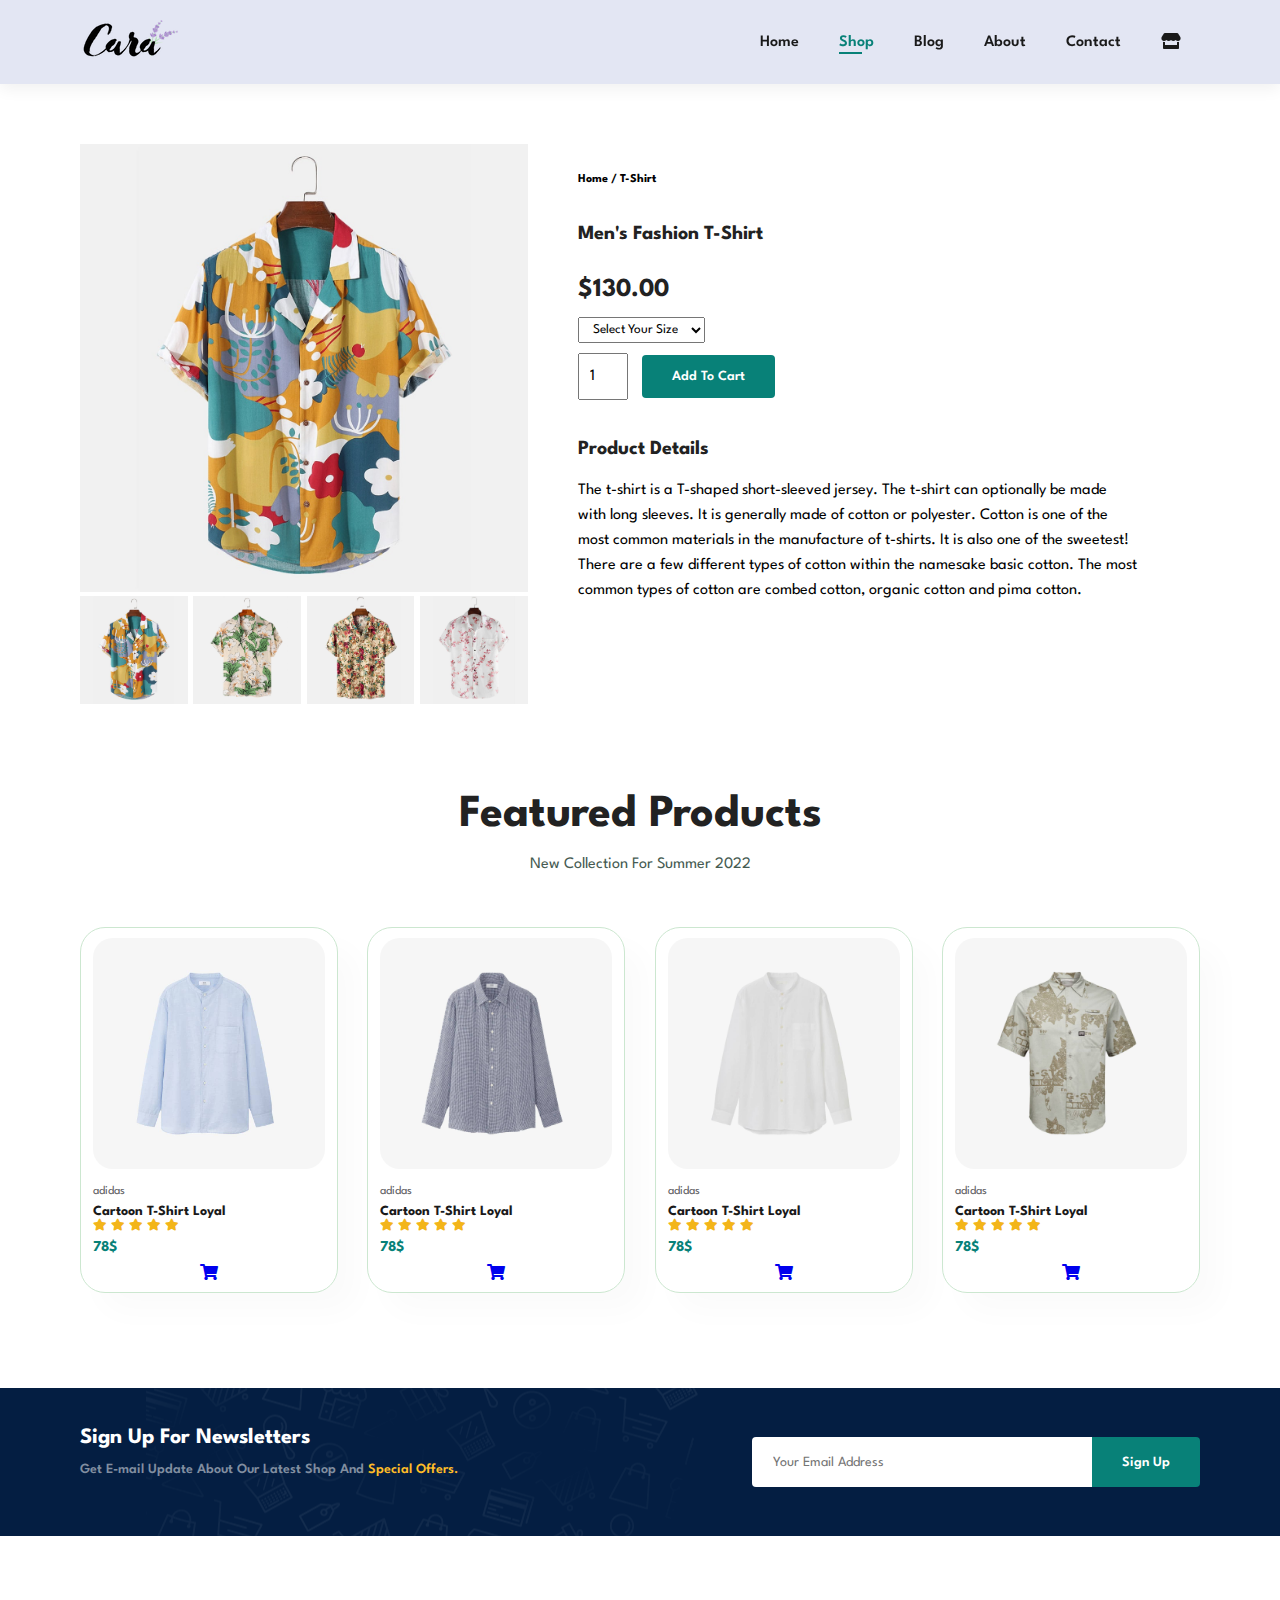
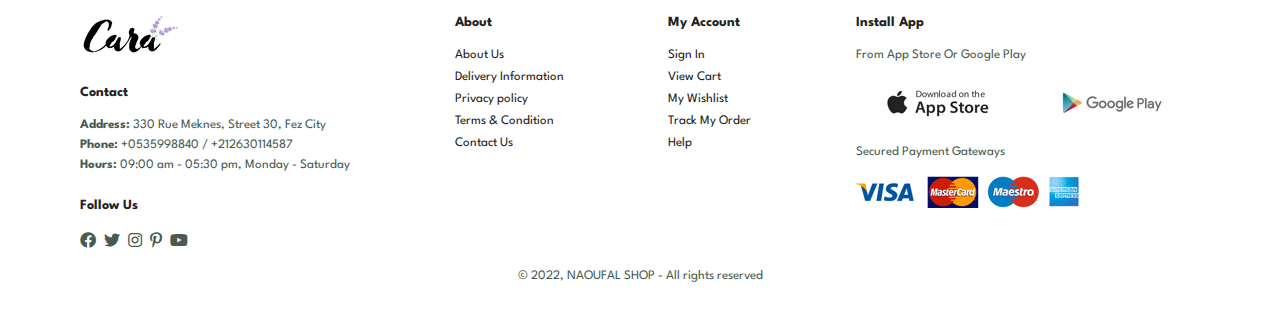
<file: sproduct.html>
<!DOCTYPE html>
<html lang="en">
<head>
    <meta charset="UTF-8">
    <meta http-equiv="X-UA-Compatible" content="IE=edge">
    <link rel="stylesheet" href="style.css">
    <meta name="viewport" content="width=device-width, initial-scale=1.0">
    <title>My Store</title>
    <link href="https://cdnjs.cloudflare.com/ajax/libs/font-awesome/5.13.0/css/all.min.css" rel="stylesheet">
</head>
<body>
    <section id="header">
        <a href="#"><img src="images/logo.png" class="logo" alt=""></a>
        <div>
            <ul id="navbar">
                <li><a href="index.html">Home</a></li>
                <li><a class="active" href="shop.html">Shop</a></li>
                <li><a href="blog.html">Blog</a></li>
                <li><a href="about.html">About</a></li>
                <li><a href="contact.html">Contact</a></li>
                <li id="lg-bag"><a href="cart.html"><i class="fas fa-store"></i></a></li>
                <a href="#" id="close"><i class="fas fa-times"></i></a>
            </ul>
        </div>
        <div id="mobile">
            
            <li><a href="cart.html"><i class="fas fa-store"></i></a></li>
            <i id="bar" class="fas fa-outdent"></i>
        </div>
    </section>
    
    <section id="prodetails" class="section-p1">
        <div class="single-pro-image">
            <img src="images/products/f1.jpg" width="100%" id="MainImg" alt="">
            <div class="small-img-group">
                <div class="small-img-col">
                    <img src="images/products/f1.jpg" width="100%" class="small-img" alt="">
                </div>
                <div class="small-img-col">
                    <img src="images/products/f2.jpg" width="100%" class="small-img" alt="">
                </div>
                <div class="small-img-col">
                    <img src="images/products/f3.jpg" width="100%" class="small-img" alt="">
                </div>
                <div class="small-img-col">
                    <img src="images/products/f4.jpg" width="100%" class="small-img" alt="">
                </div>
            </div>
        </div>

        <div class="single-pro-details">
            <h6>Home / T-Shirt</h6>
            <h4>Men's Fashion T-Shirt</h4>
            <h2>$130.00</h2>
            <select>
                <option>Select Your Size</option>
                <option>XL</option>
                <option>XXL</option>
                <option>XXXL</option>
                <option>Small</option>
                <option>Large</option>
            </select>
            <input type="number" value="1">
            <button class="normal">Add To Cart</button>
            <h4>Product Details</h4>
            <span>The t-shirt is a T-shaped short-sleeved jersey. The t-shirt can optionally be made with long sleeves. It is generally made of cotton or polyester.
                Cotton is one of the most common materials in the manufacture of t-shirts. It is also one of the sweetest! There are a few different types of cotton within the namesake basic cotton. The most common types of cotton are combed cotton, organic cotton and pima cotton.
            </span>
        </div>
    </section>

    <section id="product1" class="section-p1">
        <h2>Featured Products</h2>
        <p>New Collection For Summer 2022</p>
        <div class="pro-container">
            <div class="pro">
                <img src="images/products/n1.jpg" alt="">
                <div class="des">
                    <span>adidas</span>
                    <h5>Cartoon T-Shirt Loyal</h5>
                    <div class="star">
                        <i class="fas fa-star"></i>
                        <i class="fas fa-star"></i>
                        <i class="fas fa-star"></i>
                        <i class="fas fa-star"></i>
                        <i class="fas fa-star"></i>
                    </div>
                    <h4>78$</h4>
                </div>
                <a href="#"><i class="fas fa-shopping-cart"></i></a>
            </div>
            <div class="pro">
                <img src="images/products/n2.jpg" alt="">
                <div class="des">
                    <span>adidas</span>
                    <h5>Cartoon T-Shirt Loyal</h5>
                    <div class="star">
                        <i class="fas fa-star"></i>
                        <i class="fas fa-star"></i>
                        <i class="fas fa-star"></i>
                        <i class="fas fa-star"></i>
                        <i class="fas fa-star"></i>
                    </div>
                    <h4>78$</h4>
                </div>
                <a href="#"><i class="fas fa-shopping-cart"></i></a>
            </div>
            <div class="pro">
                <img src="images/products/n3.jpg" alt="">
                <div class="des">
                    <span>adidas</span>
                    <h5>Cartoon T-Shirt Loyal</h5>
                    <div class="star">
                        <i class="fas fa-star"></i>
                        <i class="fas fa-star"></i>
                        <i class="fas fa-star"></i>
                        <i class="fas fa-star"></i>
                        <i class="fas fa-star"></i>
                    </div>
                    <h4>78$</h4>
                </div>
                <a href="#"><i class="fas fa-shopping-cart"></i></a>
            </div>
            <div class="pro">
                <img src="images/products/n4.jpg" alt="">
                <div class="des">
                    <span>adidas</span>
                    <h5>Cartoon T-Shirt Loyal</h5>
                    <div class="star">
                        <i class="fas fa-star"></i>
                        <i class="fas fa-star"></i>
                        <i class="fas fa-star"></i>
                        <i class="fas fa-star"></i>
                        <i class="fas fa-star"></i>
                    </div>
                    <h4>78$</h4>
                </div>
                <a href="#"><i class="fas fa-shopping-cart"></i></a>
            </div>
        </div>
    </section>

    <section id="newsletter" class="section-p1 section-m1">
        <div class="newstext">
            <h4>Sign Up For Newsletters</h4>
            <p>Get E-mail Update About Our Latest Shop And <span>Special Offers.</span></p>
        </div>
        <div class="form">
            <input type="text" placeholder="Your Email Address">
            <button class="normal">Sign Up</button>
        </div>
    </section>

    <footer class="section-p1">
        <div class="col">
            <img class="logo" src="images/logo.png" alt="">
            <h4>Contact</h4>
            <p><strong>Address:</strong> 330 Rue Meknes, Street 30, Fez City</p>
            <p><strong>Phone:</strong> +0535998840 / +212630114587</p>
            <p><strong>Hours:</strong> 09:00 am - 05:30 pm, Monday - Saturday</p>
            <div class="follow">
                <h4>Follow Us</h4>
                <div class="icon">
                    <i class="fab fa-facebook"></i>
                    <i class="fab fa-twitter"></i>
                    <i class="fab fa-instagram"></i>
                    <i class="fab fa-pinterest-p"></i>
                    <i class="fab fa-youtube"></i>
                </div>
            </div>
        </div>

        <div class="col">
            <h4>About</h4>
            <a href="#">About Us</a>
            <a href="#">Delivery Information</a>
            <a href="#">Privacy policy</a>
            <a href="#">Terms & Condition</a>
            <a href="#">Contact Us</a>
        </div>

        <div class="col">
            <h4>My Account</h4>
            <a href="#">Sign In</a>
            <a href="#">View Cart</a>
            <a href="#">My Wishlist</a>
            <a href="#">Track My Order</a>
            <a href="#">Help</a>
        </div>

        <div class="col install">
            <h4>Install App</h4>
            <p>From App Store Or Google Play</p>
            <div class="row">
                <img src="images/pay/app.jpg" alt="">
                <img src="images/pay/play.jpg" alt="">
            </div>
            <p>Secured Payment Gateways</p>
            <img src="images/pay/pay.png" alt="">
        </div>

        <div class="copyright">
            <p>© 2022, NAOUFAL SHOP - All rights reserved</p>
        </div>
    </footer>

    <script>
        var MainImg = document.getElementById("MainImg");
        var smallimg = document.getElementsByClassName("small-img");

        smallimg[0].onclick = function(){
            MainImg.src = smallimg[0].src;
        }
        smallimg[1].onclick = function(){
            MainImg.src = smallimg[1].src;
        }
        smallimg[2].onclick = function(){
            MainImg.src = smallimg[2].src;
        }
        smallimg[3].onclick = function(){
            MainImg.src = smallimg[3].src;
        }
    </script>




    <script src="script.js"></script>
</body>
</html>
</file>
<file: style.css>
@import url('https://fonts.googleapis.com/css2?family=Spartan:wght@100;200;300;400;500;600;700;800;900&display=swap');
*{
    margin: 0;
    padding:0;
    box-sizing: border-box;
    font-family: 'Spartan', sans-serif;
}

h1{
    font-size: 50px;
    line-height: 64px;
    color: #222;
}

h2{
    font-size: 46px;
    line-height: 54px;
    color: #222;
}

h4{
    font-size: 20px;
    color: #222;
}

h6{
    font-weight: 700;
    font-size: 12px;
}

p{
    font-size: 16px;
    color: #465b52;
    margin: 15px 0 20px 0;
}

.section-p1{
    padding: 40px 80px;
}

.section-m1{
    margin: 40px 0;
}

button.normal{
    font-size: 14px;
    font-weight: 600;
    padding: 15px 30px;
    color: #000;
    background-color: #fff;
    border-radius: 4px;
    cursor: pointer;
    border: none;
    outline: none;
    transition: 0.2s;
}

button.white{
    font-size: 13px;
    font-weight: 600;
    padding: 11px 18px;
    color: #fff;
    background-color: transparent;
    cursor: pointer;
    border: 1px solid #fff;
    outline: none;
    transition: 0.2s;
}

body{
    width: 100%;
}

#header{
    display: flex;
    align-items: center;
    justify-content: space-between;
    padding: 20px 80px;
    background:#E3E6F3;
    box-shadow: 0 5px 15px rgba(0, 0, 0, 0.06);
    z-index: 999;
    position: sticky;
    top: 0;
    left: 0;

}

#navbar{
    display: flex;
    align-items: center;
    justify-content: center;
}

#navbar li{
    list-style: none;
    padding: 0 20px;
    position: relative;
}

#navbar li a{
    text-decoration: none;
    font-size: 16px;
    font-weight: 600;
    color:#1a1a1a;
    transition: 0.3s ease;
}

#navbar li a:hover{
    color: #088178;
}

#navbar li a:hover,
#navbar li a.active{
    color:#088178;
}

#navbar li a.active::after,
#navbar li a:hover::after{
    content: "";
    width: 30%;
    height: 2px;
    background:#088178;
    position: absolute;
    bottom: -4px;
    left: 20px;
}

#mobile{
    display: none;
    align-items: center;
}

#close{
    display: none;
}


/* Home Page */

#hero{
    background-image: url("images/hero4.png");
    height: 90vh;
    width: 100%;
    background-size: cover;
    background-position: top 25% right 0;
    padding: 0 80px;
    display: flex;
    flex-direction: column;
    align-items: flex-start;
    justify-content: center;
}

#hero h4{
    padding-bottom: 15px;
}

#hero h1{
    color: #088178;
}

#hero button{
    background-image: url("images/button.png");
    background-color: transparent;
    color: #088178;
    border: 0;
    padding: 14px 80px 14px 65px;
    background-repeat: no-repeat;
    cursor: pointer;
    font-weight: 700;
    font-size: 15px;
}

#feature{
    display: flex;
    align-items: center;
    justify-content: space-between;
    flex-wrap: wrap;
}

#feature .fe-box{
    width: 180px;
    text-align: center;
    padding: 25px 15px;
    box-shadow: 20px 20px 34px rgba(0, 0, 0, 0.03);
    border: 1px solid #cce7d0;
    border-radius: 4px;
    margin: 15px 0;
}

#feature .fe-box:hover{
    box-shadow: 10px 10px 54px rgba(70, 62, 221, 0.1);
}

#feature .fe-box img{
    width: 100%;
    margin-bottom: 10px;
}

#feature .fe-box h6{
    display: inline-block;
    padding: 9px 8px 6px 8px;
    line-height: 1;
    border-radius: 4px;
    color:#088178;
    background-color: #fddde4;
}

#feature .fe-box:nth-child(2) h6{
    background-color: #cdebbc;
}

#feature .fe-box:nth-child(3) h6{
    background-color: #d1e8f2;
}

#feature .fe-box:nth-child(4) h6{
    background-color: #cdd4f8;
}

#feature .fe-box:nth-child(5) h6{
    background-color: #f6dbf6;
}

#feature .fe-box:nth-child(6) h6{
    background-color: #fff2e5;
}

#product1{
    text-align: center;
}

#product1 .pro-container{
    display: flex;
    justify-content: space-between;
    padding-top: 20px;
    flex-wrap: wrap;
}

#product1 .pro{
    width: 23%;
    min-width: 250px;
    padding: 10px 12px;
    border: 1px solid #cce7d0;
    border-radius: 25px;
    cursor: pointer;
    box-shadow: 20px 20px 30px rgba(0, 0, 0, 0.02);
    margin: 15px 0;
    transition: 0.2s ease;
    position: relative;
}

#product1 .pro:hover{
    box-shadow: 20px 20px 30px rgba(0, 0, 0, 0.06);
}

#product1 .pro img{
    width: 100%;
    border-radius: 20px;
}

#product1 .pro .des{
    text-align: start;
    padding: 10px 0;
}

#product1 .pro .des span{
    color:#606063;
    font-size: 12px;
}

#product1 .pro .des h5{
    padding-top: 7px;
    color: #1a1a1a;
    font-size: 14px;
}

#product1 .pro .des i{
    font-size: 12px;
    color: rgba(243, 181, 25);
}

#product1 .pro .des h4{
    padding-top: 7px;
    font-size: 15px;
    font-weight: 700;
    color: #088178;
}

/*need Modify in cart in part product1
#product1 .pro  .cart{
    width: 40px;
    height: 40px;
    line-height: 40px;
    border-radius: 50px;
    background-color: #e8f6ea;
    font-weight: 500;
    color: #088178;
    border: 1px solid #cce7d0;
    position: absolute;
    bottom: 20px;
    right: 10px;
}
*/

#banner{
    display: flex;
    flex-direction: column;
    justify-content: center;
    align-items: center;
    text-align: center;
    background-image: url("images/banner/b2.jpg");
    width: 100%;
    height: 40vh;
    background-size: cover;
    background-position: center;
}

#banner h4{
    color: #fff;
    font-size: 16px;
}

#banner h2{
    color: #fff;
    font-size: 30px;
    padding: 10px 0;
}

#banner h2 span{
    color: #ef3636;
}

#banner button:hover{
    background: #088178;
    color: #fff;
}

#sm-banner{
    display: flex;
    justify-content: space-between;
    flex-wrap: wrap;
}

#sm-banner .banner-box{
    display: flex;
    flex-direction: column;
    justify-content: center;
    align-items: flex-start;
    background-image: url("images/Dub.jpg");
    min-width: 580px;
    height: 50vh;
    background-size: cover;
    background-position: center;
    padding: 30px;
}

#sm-banner .banner-box2{
    background-image: url("images/banner/b10.jpg");
}

#sm-banner h4{
    color: #fff;
    font-size: 20px;
    font-weight: 300;
}

#sm-banner h2{
    color: #fff;
    font-size: 20px;
    font-weight: 800;
}

#sm-banner span{
    color: #fff;
    font-size: 14px;
    font-weight: 500;
    padding-bottom: 15px;
}

#sm-banner .banner-box:hover button{
    background: #088178;
    border: 1px solid #088178;
}

#banner3{
    display: flex;
    justify-content: space-between;
    flex-wrap: wrap;
    padding: 0 80px;
}

#banner3 .banner-box{
    display: flex;
    flex-direction: column;
    justify-content: center;
    align-items: flex-start;
    background-image: url("images/banner/b7.jpg");
    min-width: 30%;
    height: 30vh;
    background-size: cover;
    background-position: center;
    padding: 20px;
    margin-bottom: 20px;
}

#banner3 .banner-box2{
    background-image: url("images/banner/b4.jpg");
}

#banner3 .banner-box3{
    background-image: url("images/Dub2.jpg");
}

#banner3 h2{
    color: #fff;
    font-weight: 900;
    font-size: 22px;
}

#banner3 h3{
    color: #ec544e;
    font-weight: 800;
    font-size: 15px;
}

#newsletter{
    display: flex;
    justify-content: space-between;
    flex-wrap: wrap;
    align-items: center;
    background-image: url("images/banner/b14.png");
    background-repeat: no-repeat;
    background-position: 20% 30%;
    background-color: #041e42;
}

#newsletter h4{
    font-size: 22px;
    font-weight: 700;
    color:#fff;

}

#newsletter p{
    font-size: 14px;
    font-weight: 600;
    color:#818ea0;
    
}

#newsletter p span{
    color:#ffbd27;
}

#newsletter .form{
    display: flex;
    width: 40%;
}

#newsletter input{
    height: 3.125rem;
    padding: 0 1.25rem;
    font-size: 14px;
    width: 100%;
    border: 1px solid transparent;
    border-radius: 4px;
    outline: none;
    border-top-right-radius: 0;
    border-bottom-right-radius: 0;
}

#newsletter button{
    background-color: #088178;
    color: #fff;
    white-space: nowrap;
    border-top-left-radius: 0;
    border-bottom-left-radius: 0;
}

footer{
    display: flex;
    flex-wrap: wrap;
    justify-content: space-between;
}

footer .col{
    display: flex;
    flex-direction: column;
    align-items: flex-start;
    margin-bottom: 20px;
}

footer .logo{
    margin-bottom: 30px;
}

footer h4{
    font-size: 14px;
    padding-bottom: 20px;
}

footer p{
    font-size: 13px;
    margin: 0 0 8px 0;
}

footer a{
    font-size: 13px;
    text-decoration: none;
    color: #222;
    margin-bottom: 10px;
}

footer .follow{
    margin-top: 20px;
}

footer .follow i{
    color: #465b52;
    padding-right: 4px;
    cursor: pointer;
}

footer .install .row img{
    border: 1 px solid #088178;
    border-radius: 6px;
}

footer .install img{
    margin: 10px 0 15px 0;
}

footer .follow i:hover,
footer a:hover{
    color: #088178;
}

footer .copyright{
    width: 100%;
    text-align: center;
}

/*Shop Page*/

#page-header{
    background-image: url("images/banner/b1.jpg");
    width: 100%;
    height: 40vh;
    background-size: cover;
    display: flex;
    justify-content: center;
    text-align: center;
    flex-direction: column;
    padding: 14px;
}

#page-header h2,
#page-header p{
    color: #fff;
}

#pagination{
    text-align: center;
}

#pagination a{
    text-decoration: none;
    background-color: #088178;
    padding: 15px 20px;
    border-radius: 4px;
    color:#fff;
    font-weight: 600;
}

#pagination a i{
    font-size: 16px;
    font-weight: 600;
}

/* Single Product */
#prodetails{
    display: flex;
    margin-top: 20px;
}

#prodetails .single-pro-image{
    width: 40%;
    margin-right: 50px;
}

.small-img-group{
    display: flex;
    justify-content: space-between;
}

.small-img-col{
    flex-basis: 24%;
    cursor: pointer;
}

#prodetails .single-pro-details{
    width: 50%;
    padding-top: 30px;
}

#prodetails .single-pro-details h4{
    padding: 40px 0 20px 0;
}

#prodetails .single-pro-details h2{
    font-size: 26px;
    
}

#prodetails .single-pro-details select{
    display: block;
    padding: 5px 10px;
    margin-bottom: 10px;
}

#prodetails .single-pro-details input{
    width: 50px;
    height: 47px;
    padding-left: 10px;
    font-size: 16px;
    margin-right: 10px;
}

#prodetails .single-pro-details input:focus{
    outline: none;
}

#prodetails .single-pro-details button{
    background: #088178;
    color: #fff;
}

#prodetails .single-pro-details span{
    line-height: 25px;
}

/* Blog Page */

#page-header.blog-header{
    background-image: url("images/banner/b19.jpg");
}

#blog{
    padding: 150px 150px 0 150px;
}

#blog .blog-box{
    display: flex;
    align-items: center;
    width: 100%;
    position: relative;
    padding-bottom: 90px;
}

#blog .blog-img{
    width: 50%;
    margin-right: 40px;
}

#blog img{
    width: 100%;
    height: 300px;
    object-fit: cover;
}

#blog .blog-details{
    width: 50%;
}

#blog .blog-details a{
    text-decoration: none;
    font-size: 11px;
    color: #000;
    font-weight: 700;
    position: relative;
    transition: 0.3s;
}

#blog .blog-details a::after{
    content: "";
    width: 50px;
    height: 1px;
    background-color: #000;
    position: absolute;
    top: 4px;
    right: -60px;
}

#blog .blog-details a:hover{
    color: #088178;
}

#blog .blog-details a:hover::after{
    background-color: #088178;
}

#blog .blog-box h1{
    position: absolute;
    top: -40px;
    left: 0;
    font-size: 70px;
    font-weight: 700;
    color: #c9cbce;
    z-index: -9;
}

/* About Page */

#page-header.about-header{
    background-image: url("images/about/banner.png");
}

#about-head{
    display: flex;
    align-items: center;
}

#about-head img{
    width: 50%;
    height: auto;
}

#about-head div{
    padding-left: 40px;
}

#about-app{
    text-align: center;
}

#about-app .video{
    width: 70%;
    height: 100%;
    margin: 30px auto 0 auto;
}

#about-app .video video{
    width: 100%;
    height: 100%;
    border-radius: 20px;
}

/* Contact Page*/

#contact-details{
    display: flex;
    align-items: center;
    justify-content: space-between;
}

#contact-details .details{
    width: 40%;
}

#contact-details .details span,
#form-details form span{
    font-size: 12px;
}

#contact-details .details h2,
#form-details form h2{
    font-size: 26px;
    line-height: 35px;
    padding: 20px 0;
}

#contact-details .details h3{
    font-size: 16px;
    padding-bottom: 15px;
}

#contact-details .details li{
    list-style: none;
    display: flex;
    padding: 10px 0;
}

#contact-details .details li i{
    font-size: 14px;
    padding-right: 22px;
}

#contact-details .details li p{
    margin: 0;
    font-size: 14px;
}

#contact-details .map{
    width: 55%;
    height: 400px;
}

#contact-details .map iframe{
    width: 100%;
    height: 100%;
}

#form-details{
    display: flex;
    justify-content: space-between;
    margin: 30px;
    padding: 80px;
    border: 1px solid #e1e1e1;
}

#form-details form{
    width: 65%;
    display: flex;
    flex-direction: column;
    align-items: flex-start;
}

#form-details form input,
#form-details form textarea{
    width: 100%;
    padding: 12px 15px;
    outline: none;
    margin-bottom: 20px;
    border: 1px solid #e1e1e1;
}

#form-details form button{
    background-color: #088178;
    color: #fff;
}

#form-details .people div{
    padding-bottom: 25px;
    display: flex;
    align-items: flex-start;
}

#form-details .people div img{
    width: 65px;
    height: 65px;
    object-fit: cover;
    margin-right: 15px;
}

#form-details .people div p{
    margin: 0;
    font-size: 13px;
    line-height: 25px;
}

#form-details .people div p span{
    display: block;
    font-size: 16px;
    font-weight: 600;
    color: #000;
}

/* Cart Page */

#cart{
    overflow-x: auto;
}

#cart table{
    width: 100%;
    border-collapse:collapse;
    table-layout: fixed;
    white-space: nowrap;
}

#cart table img{
    width: 70px;
}

#cart table td:nth-child(1){
    width: 100%;
    text-align: center;
}

#cart table td:nth-child(2){
    width: 150%;
    text-align: center;
}

#cart table td:nth-child(3){
    width: 250%;
    text-align: center;
}

#cart table td:nth-child(4),
#cart table td:nth-child(5),
#cart table td:nth-child(6){
    width: 150%;
    text-align: center;
}

#cart table td:nth-child(5) input{
    width: 70px;
    padding: 10px 5px 10px 15px;
}

#cart table thead{
    border: 1px solid #e2e9e1;
    border-left: none;
    border-right: none;
}

#cart table thead td{
    font-weight: 700;
    text-transform: uppercase;
    font-size: 13px;
    padding: 18px 0;
}

#cart table tbody tr td{
    padding-top: 15px;
}

#cart table tbody td{
    font-size: 13px;
}

#cart-add{
    display: flex;
    flex-wrap: wrap;
    justify-content: space-between;
}


#coupon{
    width: 50%;
    margin-bottom: 30px;
}

#coupon h3{
    padding-bottom: 15px;
}

#coupon input{
    padding: 10px 20px;
    outline: none;
    width: 60%;
    margin-right: 10px;
    border: 1px solid #e2e9e1;
}

#coupon button{
    background-color: #088178;
    color: #fff;
    padding: 12px 20px;
}

#subtotal{
    width: 50%;
    margin-bottom: 30px;
    border: 1px solid #e2e9e1;
    padding: 30px;
}

#subtotal table{
    border-collapse: collapse;
    width: 100%;
    margin-bottom: 20px;
}

#subtotal table td{
    width: 50%;
    border: 1px solid #e2e9e1;
    padding: 10px;
    font-size: 13px;
}

#subtotal h3{
    padding-bottom: 15px;
}

#subtotal button{
    background-color: #088178;
    color: #fff;
    padding: 12px 20px;
}








/*Start Media Query*/

@media (max-width:799px) {
    .section-p1{
        padding: 40px 40px;
    }
    #navbar{
        display: flex;
        flex-direction: column;
        align-items: flex-start;
        justify-content: flex-start;
        position: fixed;
        top: 0;
        right: -300px;
        height: 100vh;
        width: 300px;
        background-color: #E3E6F3;
        box-shadow: 0 40px 60px rgba(0, 0, 0, 0.1);
        padding: 80px 0 0 10px;
        transition: 0.3s;
    }

    #navbar.active{
        right: 0px;
    }

    #navbar li{
        margin-bottom: 25px
    }

    #mobile{
        display: flex;
        align-items: center;
    }

    #mobile i{
        color: #1a1a1a;
        font-size: 24px;
        padding-left: 20px;
        
    }

    #close{
        display: initial;
        position: absolute;
        top: 30px;
        left: 30px;
        color: #222;
        font-size: 24px;
    }

    #lg-bag{
        display: none;
    }

    #hero {
        
        height: 70vh;
        padding: 0 80px;
        background-position: top 30% right 30%;
        
    }

    #feature {
        justify-content: center;
    }

    #feature .fe-box {
        margin: 15px 15px;
    }

    #product1 .pro-container {
        justify-content: center;
    }

    #product1 .pro {
        margin: 15px;
    }

    #banner {
        height: 20vh;
    }

    #sm-banner .banner-box {
        min-width: 100%;
        height: 30vh;
    }

    #banner3 {
        padding: 0 40px;
    }

    #banner3 .banner-box {
        width: 28%;
    }

    #newsletter .form {
        width: 70%;
    }

    /* Contact Page */

    #form-details { 
        padding: 40px;
    }

    #form-details form {
        width: 55%;
    }
}


@media (max-width: 477px){
    .section-p1 {
        padding: 20px;
    }
    #header {
        padding: 10px 30px;
    }

    h1 {
        font-size: 38px;
    }

    h2 {
        font-size: 22px;
    }

    #hero {
        padding: 0 20px;
        background-position: 55%;
    }

    #feature{
        justify-content: space-between;
    }

    #feature .fe-box {
        width: 155px;
        margin: 0 0 15px 0;
    }

    #product1.pro{
        width: 100%;
    }

    #banner {
        height: 40vh;
    }

    #sm-banner .banner-box {
        height: 40vh;
    }

    #sm-banner .banner-box2{
        margin-top: 20px;
    }

    #banner3 {
        padding: 0 20px;
    }

    #banner3 .banner-box{
        width: 100%;
    }

    #newsletter {
       padding: 40px 20px;
    }

    #newsletter .form {
        width: 100%;
    }

    footer .copyright{
        text-align: start;
    }

    /* Single Product */

    #prodetails {
        display: flex;
        flex-direction: column;
    }

    #prodetails .single-pro-image{
        width: 100%;
        margin-right: 0px;
    }

    #prodetails .single-pro-details{
        width: 100%;
    }

    /* Blog Page*/

    #blog{
        padding: 100px 20px 0 20px;
    }

    #blog .blog-box {
        display: flex;
        flex-direction: column;
        align-items: flex-start;
    }
    
    #blog .blog-img{
        width: 100%;
        margin-right: 0px;
        margin-bottom: 30px;
    }

    #blog .blog-details{
        width: 100%;
    }

    /* About Page */

    #about-head{
        flex-direction: column;
    }

    #about-head img{
        width: 100%;
        margin-bottom: 20px;
    }

    #about-head div{
        padding-left: 0px;
    }

    #about-app .video{
        width: 100%;
    }

    /* Contact Page */

    #contact-details {
        flex-direction: column;
    }

    #contact-details .details{
        width: 100%;
        margin-bottom: 30px;
    }

    #contact-details .map{
        width: 100%;
    }

    #form-details {
        margin: 30px;
        padding: 30px 10px;
        flex-wrap: wrap;
    }

    #form-details form {
        width: 100%;
        margin-bottom: 30px;
    }

    /* Cart Page */

    #cart-add{
        flex-direction: column;
    }

    #coupon {
        width: 100%;
    }

    #subtotal {
        width: 100%;
        padding: 20px;
    }


}
</file>
